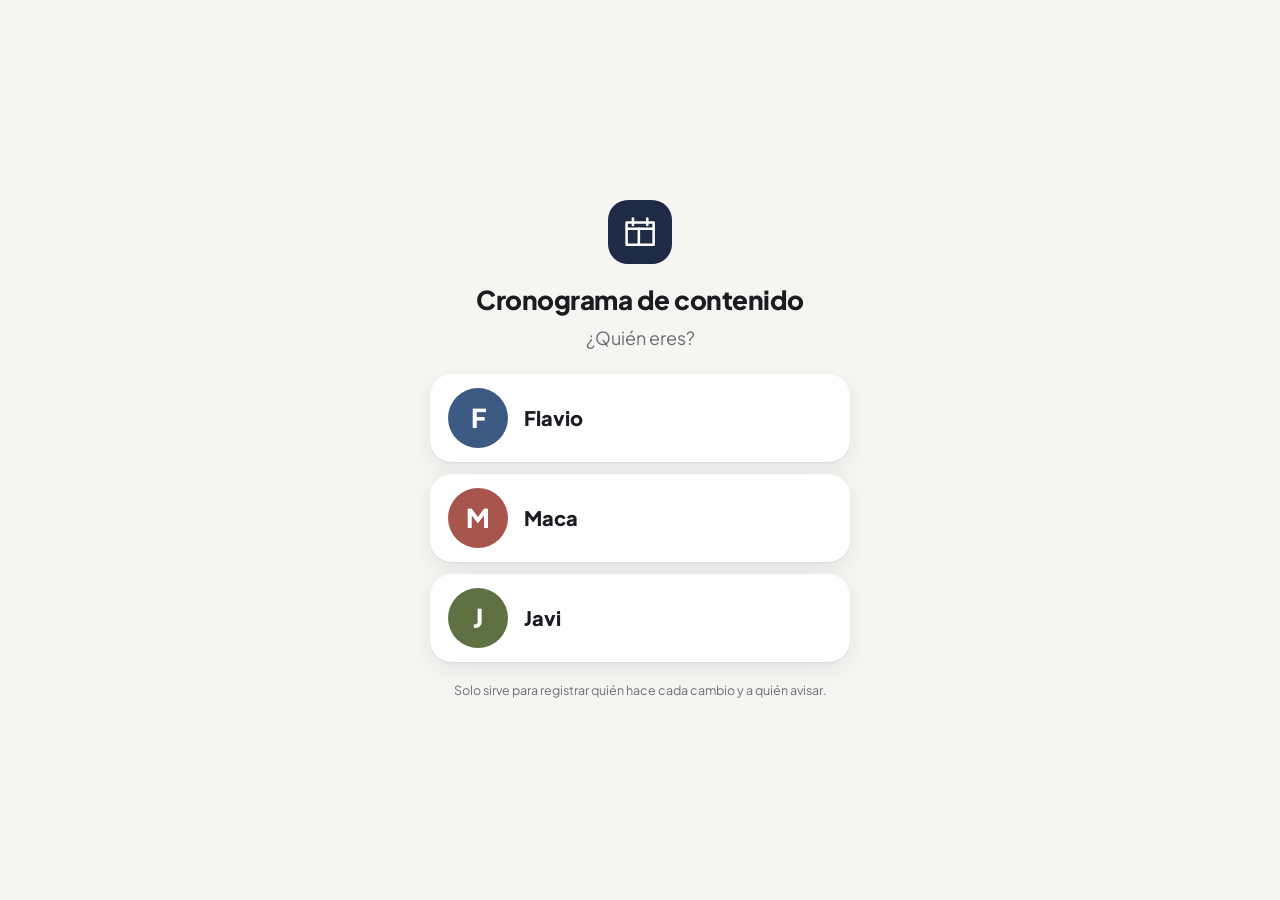
<file: index.html>
<!doctype html>
<html lang="es">
<head>
  <meta charset="utf-8">
  <meta name="viewport" content="width=device-width, initial-scale=1, viewport-fit=cover">
  <meta name="theme-color" content="#1F2A44">
  <meta name="apple-mobile-web-app-capable" content="yes">
  <meta name="mobile-web-app-capable" content="yes">
  <meta name="apple-mobile-web-app-title" content="Cronograma">
  <meta name="apple-mobile-web-app-status-bar-style" content="default">
  <link rel="apple-touch-icon" href="apple-touch-icon.png?v=5">
  <meta name="robots" content="noindex, nofollow">
  <title>Cronograma de contenido</title>
  <link rel="manifest" href="manifest.webmanifest">
  <link rel="icon" href="icon.svg?v=5" type="image/svg+xml">
  <link rel="preconnect" href="https://fonts.googleapis.com">
  <link rel="preconnect" href="https://fonts.gstatic.com" crossorigin>
  <link href="https://fonts.googleapis.com/css2?family=Plus+Jakarta+Sans:wght@400;500;600;700;800&display=swap" rel="stylesheet">
  <link rel="stylesheet" href="styles.css">
</head>
<body>
  <!-- Mientras arranca -->
  <div id="carga" role="status" aria-label="Cargando">
    <div class="carga-in">
      <span class="logo"><svg viewBox="0 0 100 100" fill="none" stroke="currentColor" stroke-width="6" stroke-linejoin="round" stroke-linecap="round" aria-hidden="true"><path d="M18 27 H82 V80 H18 Z"/><path d="M18 42 H82"/><path d="M47 42 V80"/><path d="M33 18 V33"/><path d="M67 18 V33"/></svg></span>
      <div class="carga-barra"><i></i></div>
      <span>Cargando el cronograma…</span>
    </div>
  </div>
  <script>setTimeout(function () { var c = document.getElementById('carga'); if (c) c.remove(); }, 20000);</script>

  <!-- ¿Quién eres? -->
  <div id="who" hidden></div>

  <!-- App -->
  <div id="app" hidden>
    <header class="top" id="top"></header>
    <div id="banner"></div>
    <div class="toolbar" id="toolbar"></div>
    <main id="main"></main>
    <button class="fab" data-act="new" aria-label="Nueva pieza">
      <svg width="26" height="26" viewBox="0 0 24 24" fill="none" stroke="currentColor" stroke-width="2.4" stroke-linecap="round"><path d="M12 5v14M5 12h14"/></svg>
    </button>
    <nav class="tabs" id="tabs"></nav>
  </div>

  <!-- Hoja inferior (editor, notificaciones, ajustes…) -->
  <div id="sheet" hidden>
    <div class="backdrop" data-act="sheet-close"></div>
    <div class="panel" id="panel"></div>
  </div>

  <div id="lightbox" hidden></div>
  <div id="saving" hidden>Guardando…</div>
  <div id="toast" role="status" aria-live="polite"></div>

  <script src="config.js"></script>
  <script src="zip.js"></script>
  <script src="documentos.js"></script>
  <script src="whatsapp.js"></script>
  <script src="store.js"></script>
  <script src="app.js"></script>
</body>
</html>
</file>
<file: styles.css>
/* ===== Base ===== */
:root{
  --bg:#F7F5F2; --surface:#FFFFFF; --surface2:#F0EDE8; --ink:#1C1B22; --muted:#6E6B78; --line:#E6E2DB;
  --accent:#22304F; --accent-ink:#FFFFFF; --accent-soft:#E7ECF5;
  --brand:#1F2A44; --brand-green:#4E5D3C;
  --danger:#E5484D; --ok:#55683F; --warn:#B4701B;
  --r:16px; --shadow:0 1px 2px rgba(20,16,40,.06),0 8px 24px rgba(20,16,40,.07);
  --nav-h:62px; --safe-b:env(safe-area-inset-bottom,0px); --safe-t:env(safe-area-inset-top,0px);
  --gut:clamp(11px,3.8vw,16px);
  color-scheme:light dark;
}
@media (prefers-color-scheme:dark){
  :root:not([data-theme="light"]){--bg:#121116;--surface:#1C1A22;--surface2:#262330;--ink:#F3F1F7;--muted:#A19FAD;--line:#2E2B38;
    --accent:#A3B8DA;--accent-ink:#141A2B;--accent-soft:#283449;--brand:#A3B8DA;--brand-green:#9CB377;--ok:#9CB377;--warn:#D9933B;--shadow:0 1px 2px rgba(0,0,0,.4),0 8px 24px rgba(0,0,0,.35);}
}
:root[data-theme="dark"]{--bg:#121116;--surface:#1C1A22;--surface2:#262330;--ink:#F3F1F7;--muted:#A19FAD;--line:#2E2B38;
    --accent:#A3B8DA;--accent-ink:#141A2B;--accent-soft:#283449;--brand:#A3B8DA;--brand-green:#9CB377;--ok:#9CB377;--warn:#D9933B;--shadow:0 1px 2px rgba(0,0,0,.4),0 8px 24px rgba(0,0,0,.35);}
:root[data-theme="dark"]{color-scheme:dark}
:root[data-theme="light"]{color-scheme:light}
*{box-sizing:border-box;-webkit-tap-highlight-color:transparent;min-width:0}
html{font-size:calc(16px * var(--escala,1));margin:0;background:var(--bg);
  width:100%;max-width:100%;overflow-x:hidden;overscroll-behavior:contain;-webkit-text-size-adjust:100%}
body{margin:0;background:var(--bg);color:var(--ink);font-family:'Plus Jakarta Sans',system-ui,-apple-system,'Segoe UI',Roboto,sans-serif;font-size:0.9375rem;line-height:1.4;
  width:100%;max-width:100%;overflow-x:hidden}
img,video,iframe,canvas{max-width:100%}
button,input,select,textarea{font:inherit;color:inherit}
button{cursor:pointer;border:0;background:none;padding:0}
h1,h2,h3,h4,p{margin:0}
[hidden]{display:none!important}
svg{flex:none}
a{color:var(--accent)}

#app{width:100%;max-width:760px;margin:0 auto;min-height:100dvh;overflow-x:clip;padding-bottom:calc(var(--nav-h) + var(--safe-b) + 92px)}

/* ===== Header ===== */
.top{position:sticky;top:0;z-index:20;display:flex;align-items:center;justify-content:space-between;
  padding:calc(10px + var(--safe-t)) var(--gut) 10px;background:color-mix(in srgb,var(--bg) 88%,transparent);
  backdrop-filter:blur(14px);-webkit-backdrop-filter:blur(14px)}
.brand{display:flex;align-items:center;gap:10px;min-width:0}
.logo{display:grid;place-items:center;width:36px;height:36px;border-radius:11px;background:var(--brand);color:#fff;flex:none;overflow:hidden}
.logo svg{width:66%;height:66%}
.brand h1{font-size:1rem;font-weight:800;letter-spacing:-.01em;white-space:nowrap;overflow:hidden;text-overflow:ellipsis}
.brand small{color:var(--muted);font-size:0.75rem}
.tools{display:flex;align-items:center;gap:6px}
.iconbtn{position:relative;display:grid;place-items:center;width:42px;height:42px;border-radius:14px;color:var(--ink);background:var(--surface);box-shadow:inset 0 0 0 1px var(--line)}
.iconbtn:active{transform:scale(.95)}
.iconbtn.danger{color:var(--danger)}
.iconbtn .dot{position:absolute;top:-4px;right:-4px;min-width:18px;height:18px;padding:0 5px;border-radius:9px;background:var(--danger);color:#fff;font-size:0.6875rem;font-weight:700;font-style:normal;display:grid;place-items:center}
.avbtn{border-radius:50%}
.av{display:inline-grid;place-items:center;width:38px;height:38px;border-radius:50%;background:var(--c);color:#fff;font-weight:800;font-size:0.9375rem;flex:none}
.av.sm{width:22px;height:22px;font-size:0.6875rem;box-shadow:0 0 0 2px var(--surface);margin-left:-6px}
.av.xl{width:84px;height:84px;font-size:2.125rem}
.av.md{width:30px;height:30px;font-size:0.8125rem}

#banner .demo{margin:2px var(--gut) 8px;padding:10px 12px;border-radius:12px;background:var(--accent-soft);font-size:0.78125rem;color:var(--ink)}

/* ===== Toolbar ===== */
.toolbar{display:flex;gap:8px;padding:2px var(--gut) 10px;align-items:center}
.search{flex:1;display:flex;align-items:center;gap:8px;background:var(--surface);border-radius:14px;padding:0 12px;box-shadow:inset 0 0 0 1px var(--line);color:var(--muted);min-width:0}
.search input{flex:1;min-width:0;border:0;outline:0;background:none;padding:11px 0;color:var(--ink)}
.chip{display:inline-flex;align-items:center;gap:6px;padding:9px 14px;border-radius:999px;background:var(--surface);box-shadow:inset 0 0 0 1px var(--line);font-weight:600;font-size:0.84375rem;white-space:nowrap;flex:none}
.chip.on{background:var(--c,var(--accent));color:#fff;box-shadow:none}
.chip.on.dark-ink{color:var(--accent-ink)}
.toolbar .chip.on{background:var(--accent);color:var(--accent-ink)}
.fcount{position:absolute;top:-4px;right:-4px;min-width:18px;height:18px;border-radius:9px;background:var(--accent);color:var(--accent-ink);font-size:0.6875rem;font-weight:700;display:grid;place-items:center;padding:0 4px}

/* ===== Navegación inferior ===== */
.tabs{position:fixed;left:0;right:0;bottom:0;z-index:30;display:flex;justify-content:center;
  padding:6px 10px calc(6px + var(--safe-b));background:color-mix(in srgb,var(--surface) 92%,transparent);backdrop-filter:blur(16px);-webkit-backdrop-filter:blur(16px);border-top:1px solid var(--line)}
.tabs .in{display:flex;width:100%;max-width:560px;gap:2px}
.tab{flex:1 1 0;min-width:0;display:flex;flex-direction:column;align-items:center;gap:3px;padding:7px 1px;border-radius:14px;color:var(--muted);font-size:clamp(9.5px,2.7vw,11px);font-weight:600;white-space:nowrap}
.tab.on{color:var(--accent)}
.tab.on svg{stroke-width:2.4}
.fab{position:fixed;z-index:31;right:max(18px,calc(50% - 360px));bottom:calc(var(--nav-h) + var(--safe-b) + 16px);width:58px;height:58px;border-radius:20px;background:var(--accent);color:var(--accent-ink);display:grid;place-items:center;box-shadow:0 10px 26px color-mix(in srgb,var(--accent) 45%,transparent)}
.fab:active{transform:scale(.94)}

/* ===== Tarjetas ===== */
main{padding:0 var(--gut);max-width:100%}
.list{display:flex;flex-direction:column;gap:10px}
.card{position:relative;display:grid;grid-template-columns:clamp(50px,15vw,64px) minmax(0,1fr);gap:10px;padding:12px;background:var(--surface);border-radius:var(--r);box-shadow:var(--shadow);border-left:4px solid var(--c,var(--line));cursor:pointer}
.card:active{transform:scale(.99)}
.card.overdue{background:color-mix(in srgb,var(--danger) 7%,var(--surface))}
.thumb{width:100%;aspect-ratio:1;border-radius:12px;background:var(--surface2);overflow:hidden;display:grid;place-items:center;color:var(--muted)}
.thumb img{width:100%;height:100%;object-fit:cover}
.cb{min-width:0;display:flex;flex-direction:column;gap:5px}
.ctop{display:flex;flex-wrap:wrap;gap:6px 8px;align-items:flex-start;justify-content:space-between}
.ctop h3{flex:1 1 9ch;min-width:0;font-size:0.9375rem;font-weight:700;line-height:1.25;overflow-wrap:anywhere}
.prio{display:inline-block;width:8px;height:8px;border-radius:50%;background:var(--danger);margin-right:6px;vertical-align:middle}
.badge{flex:0 1 auto;min-width:0;max-width:100%;padding:4px 10px;border-radius:999px;background:color-mix(in srgb,var(--c,var(--accent)) 16%,transparent);color:var(--c);font-size:0.71875rem;font-weight:700;border:0;
  white-space:nowrap;overflow:hidden;text-overflow:ellipsis;text-align:left}
.card .badge{--c:inherit}
.cmeta{display:flex;flex-wrap:wrap;gap:4px 10px;color:var(--muted);font-size:0.78125rem;align-items:center}
.cmeta .late{color:var(--danger);font-weight:700;display:inline-flex;align-items:center;gap:3px}
.stuck{color:var(--warn);font-weight:700}
.cfoot{display:flex;justify-content:space-between;align-items:center;gap:8px;margin-top:2px}
.plats{display:flex;gap:4px;flex-wrap:wrap}
.plat{padding:2px 7px;border-radius:7px;background:var(--c);color:#fff;font-size:0.65625rem;font-weight:800;letter-spacing:.02em}
.cinfo{display:flex;align-items:center;gap:10px;color:var(--muted);font-size:0.75rem}
.cinfo span{display:inline-flex;align-items:center;gap:3px}
.avs{display:inline-flex;padding-left:6px}

/* ===== Calendario ===== */
.calhead{display:flex;align-items:center;justify-content:space-between;margin:2px 0 10px}
.calhead h2{font-size:1.25rem;font-weight:800;text-transform:capitalize;letter-spacing:-.01em}
.calhead .nav{display:flex;gap:6px;align-items:center}
.calhead .iconbtn{width:38px;height:38px}
.dow,.calgrid{display:grid;grid-template-columns:repeat(7,minmax(0,1fr));gap:clamp(3px,1vw,4px)}
.dow span{text-align:center;font-size:0.71875rem;font-weight:700;color:var(--muted);padding:4px 0}
.cell{position:relative;min-height:clamp(48px,14vw,56px);padding:6px 2px 4px;border-radius:12px;background:var(--surface);box-shadow:inset 0 0 0 1px var(--line);display:flex;flex-direction:column;align-items:center;gap:4px;font-weight:600;font-size:0.8125rem}
.cell.empty{background:none;box-shadow:none}
.cell.today .n{background:var(--accent);color:var(--accent-ink);border-radius:50%;width:24px;height:24px;display:grid;place-items:center}
.cell.sel{box-shadow:inset 0 0 0 2px var(--accent);background:var(--accent-soft)}
.cell .n{width:24px;height:24px;display:grid;place-items:center}
.dots{display:flex;gap:3px;flex-wrap:wrap;justify-content:center}
.dots i{width:7px;height:7px;border-radius:50%;background:var(--c)}
.dots em{font-size:0.625rem;color:var(--muted);font-style:normal;font-weight:700}
.dayhead{display:flex;justify-content:space-between;align-items:center;margin:18px 0 10px}
.dayhead h3{font-size:1rem;font-weight:800}
.dayhead small{color:var(--muted)}
.calhead h2 small{font-size:0.75rem;font-weight:600;color:var(--muted);text-transform:none}

/* Carta Gantt: la izquierda queda fija y los días se corren con el dedo */
.gantt{--dia:26px;--etq:132px;overflow-x:auto;overflow-y:hidden;-webkit-overflow-scrolling:touch;border-radius:14px;background:var(--surface);box-shadow:inset 0 0 0 1px var(--line);padding:6px 0 8px}
.gcont{min-width:calc(var(--etq) + var(--dia) * var(--dias))}
.gfila{display:flex;align-items:stretch}
.getq{position:sticky;left:0;z-index:3;flex:none;width:var(--etq);display:flex;align-items:center;gap:2px;padding:6px 4px 6px 10px;text-align:left;background:var(--surface);min-width:0}
.getqb{flex:1;min-width:0;display:flex;align-items:center;gap:7px;text-align:left}
.gcampb{flex:none;width:24px;height:24px;border-radius:8px;background:none;box-shadow:none;color:var(--muted);opacity:.45}
.gcampb:hover,.gcampb:focus{opacity:1;background:var(--surface2)}

.gcampnom{display:block;width:100%;text-align:left;font:inherit;color:inherit;white-space:nowrap;overflow:hidden;text-overflow:ellipsis}
.gcamp .getq .gcampnom b{display:inline;color:var(--ink);margin-left:5px;font-size:0.6875rem}
.ggrupo.over{background:var(--accent-soft);border-radius:12px;box-shadow:inset 0 0 0 2px var(--accent)}
.ggrupo.over .getq,.ggrupo.over .gcamp{background:transparent}
.gfila.llevando{opacity:.45}
.gfila[draggable]{cursor:grab}
.getq i{flex:none;width:8px;height:8px;border-radius:50%;background:var(--c)}
.getq span{min-width:0}
.getq b{display:block;font-size:0.78125rem;font-weight:700;line-height:1.2;white-space:nowrap;overflow:hidden;text-overflow:ellipsis}
.getq small{display:block;font-size:0.625rem;color:var(--muted);white-space:nowrap;overflow:hidden;text-overflow:ellipsis}
.gpista{position:relative;flex:1;min-width:calc(var(--dia) * var(--dias));height:34px;
  background:repeating-linear-gradient(to right,transparent 0 calc(var(--dia)*5),color-mix(in srgb,var(--ink) 4%,transparent) calc(var(--dia)*5) calc(var(--dia)*7)),
  repeating-linear-gradient(to right,var(--line) 0 1px,transparent 1px calc(var(--dia)*7))}
.gmeses .gpista,.gdias .gpista{height:auto;background:none}
.gmeses{position:sticky;top:0;z-index:4;background:var(--surface)}
.gmeses .getq{font-size:0.6875rem;font-weight:700;color:var(--muted)}
.gmeses .gpista span{display:inline-block;width:calc(var(--dia) * var(--n));font-size:0.6875rem;font-weight:800;padding:2px 0 2px 4px;color:var(--muted);box-shadow:inset 1px 0 0 var(--line);white-space:nowrap;overflow:hidden}
.gdias .gpista{display:flex}
.gdia{flex:none;width:var(--dia);text-align:center;font-size:0.5625rem;font-weight:700;color:var(--muted);padding:1px 0 3px}
.gdia.fin{background:color-mix(in srgb,var(--ink) 4%,transparent)}
.gdia.hoy{background:var(--accent);color:var(--accent-ink);border-radius:6px}
.gcamp .getq{font-size:0.6875rem;font-weight:800;color:var(--muted);text-transform:uppercase;letter-spacing:.04em;white-space:nowrap;overflow:hidden;text-overflow:ellipsis;display:block;padding-top:7px}
.gcamp .gpista{height:26px;background:none}
.ghoy{position:absolute;left:calc(var(--d) * var(--dia));top:0;bottom:0;width:2px;background:var(--accent);opacity:.5;pointer-events:none}
.gbar{position:absolute;top:5px;height:24px;left:calc(var(--d) * var(--dia) + 2px);width:calc(var(--w) * var(--dia) - 4px);
  border-radius:8px;background:color-mix(in srgb,var(--c) 24%,var(--surface));color:var(--ink);display:flex;align-items:center;padding:0 7px 0 9px;overflow:hidden;
  box-shadow:inset 3px 0 0 var(--c),0 1px 2px rgba(0,0,0,.08)}
.gbar span{font-size:0.6875rem;font-weight:700;white-space:nowrap;overflow:hidden;text-overflow:ellipsis}
.gbar.est{background:repeating-linear-gradient(135deg,color-mix(in srgb,var(--c) 26%,var(--surface)) 0 5px,color-mix(in srgb,var(--c) 9%,var(--surface)) 5px 10px)}
/* Carta Gantt agrupada: la línea crece según cuántas piezas se pisen */
.ejesel{display:flex;align-items:center;gap:10px;margin:0 0 10px}
.ejesel label{font-size:0.75rem;font-weight:700;color:var(--muted);flex:none}
.ejesel .sel{flex:1;max-width:220px}
.gmulti .gpista{height:calc(var(--pisos) * 30px + 4px)}
.gmulti .getq{align-items:flex-start;padding-top:9px}
.gmulti .gbar{top:calc(var(--piso) * 30px + 5px)}
.gbar.corta-ini{border-top-left-radius:2px;border-bottom-left-radius:2px}
.gbar.corta-fin{border-top-right-radius:2px;border-bottom-right-radius:2px}

/* Línea: el cronograma que baja */
.lmes{margin:14px 0 4px}
.lmes h3{font-size:0.9375rem;font-weight:800;text-transform:capitalize;margin-bottom:8px;position:sticky;top:0;z-index:2;background:var(--bg);padding:6px 2px}
.lmes h3 small{color:var(--muted);font-weight:600}
.ldias{display:flex;flex-direction:column;gap:14px;border-left:2px solid var(--line);margin-left:9px}
.ldia{position:relative;display:flex;gap:8px;align-items:flex-start;padding-left:13px}
.ldia::before{content:"";position:absolute;left:-6px;top:12px;width:12px;height:12px;border-radius:50%;background:var(--surface);box-shadow:inset 0 0 0 2px var(--line)}
.ldia.hoy::before{background:var(--accent);box-shadow:inset 0 0 0 2px var(--accent)}
.ldia.pasado{opacity:.72}
.lfecha{flex:none;width:48px;text-align:center;padding-top:4px}
@media (max-width:420px){
  .ldias{margin-left:7px}
  .ldia{gap:6px;padding-left:11px}
  .lfecha{width:38px}
  .lfecha b{font-size:0.9375rem}
  .ldia .card{padding:10px;gap:8px;grid-template-columns:44px minmax(0,1fr)}
}
.lfecha b{display:block;font-size:1.0625rem;font-weight:800;line-height:1}
.lfecha small{display:block;font-size:0.625rem;color:var(--muted);text-transform:uppercase;font-weight:700}
.lfecha em{display:block;font-size:0.5625rem;color:var(--muted);font-style:normal;margin-top:2px}
.ldia.hoy .lfecha b{color:var(--accent)}
.lcards{flex:1;min-width:0;display:flex;flex-direction:column;gap:8px}
@media (min-width:700px){ .gantt{--dia:30px;--etq:196px} }

/* ===== Agenda ===== */
.group{margin-bottom:20px}
.group>h3,.group>summary{font-size:0.8125rem;font-weight:800;text-transform:uppercase;letter-spacing:.06em;color:var(--muted);margin:0 2px 8px;display:flex;align-items:center;gap:8px}
.group>h3 b,.group>summary b{background:var(--surface2);color:var(--ink);border-radius:999px;padding:1px 8px;font-size:0.71875rem;letter-spacing:0}
.group.late>h3{color:var(--danger)}
details.group>summary{cursor:pointer;list-style:none}
details.group>summary::-webkit-details-marker{display:none}
details.group[open]>summary{margin-bottom:10px}

/* ===== Tablero ===== */
.board{display:flex;gap:12px;overflow-x:auto;scroll-snap-type:x mandatory;margin:0 calc(var(--gut) * -1);padding:0 var(--gut) 12px;scrollbar-width:thin;max-width:100vw}
.col{flex:0 0 min(86%,300px);scroll-snap-align:center;background:var(--surface2);border-radius:var(--r);padding:10px;display:flex;flex-direction:column;gap:8px;max-height:calc(100dvh - 250px);min-height:140px}
.col.over{outline:2px dashed var(--accent)}
.col>h3{display:flex;align-items:center;gap:8px;font-size:0.84375rem;font-weight:800;padding:2px 4px}
.col>h3 i{width:10px;height:10px;border-radius:50%;background:var(--c)}
.col>h3 b{margin-left:auto;color:var(--muted);font-weight:700}
.col .cards{display:flex;flex-direction:column;gap:8px;overflow-y:auto}
.col .card{grid-template-columns:1fr;padding:10px}
.col .thumb{display:none}
.col .empty-col{color:var(--muted);font-size:0.78125rem;text-align:center;padding:16px 4px}

/* ===== Panel ===== */
.kpis{display:grid;grid-template-columns:repeat(2,minmax(0,1fr));gap:10px;margin-bottom:14px}
.kpi{background:var(--surface);border-radius:var(--r);padding:14px;box-shadow:var(--shadow)}
.kpi small{color:var(--muted);font-weight:600;font-size:0.75rem}
.kpi b{display:block;font-size:1.75rem;font-weight:800;letter-spacing:-.02em;margin-top:2px}
.kpi span{font-size:0.75rem;color:var(--muted)}
.kpi.bad b{color:var(--danger)}
.kpi.wide{grid-column:1/-1}
.meter{height:10px;border-radius:6px;background:var(--surface2);overflow:hidden;margin-top:10px}
.meter i{display:block;height:100%;background:var(--ok);border-radius:6px}
.box{background:var(--surface);border-radius:var(--r);padding:14px;box-shadow:var(--shadow);margin-bottom:14px}
.box>h3{font-size:0.875rem;font-weight:800;margin-bottom:10px;display:flex;justify-content:space-between;align-items:center}
.box>h3 small{color:var(--muted);font-weight:600}
.bars{display:flex;flex-direction:column;gap:9px}
.bar{display:grid;grid-template-columns:minmax(0,92px) minmax(0,1fr) auto;gap:8px;align-items:center;font-size:0.78125rem}
.bar .bl{white-space:nowrap;overflow:hidden;text-overflow:ellipsis;color:var(--muted);font-weight:600}
.bar .bt{height:10px;background:var(--surface2);border-radius:6px;overflow:hidden}
.bar .bt i{display:block;height:100%;border-radius:6px}
.bar b{text-align:right}
.weeks{display:flex;align-items:flex-end;gap:10px;height:110px}
.weeks div{flex:1;display:flex;flex-direction:column;align-items:center;justify-content:flex-end;height:100%;gap:4px;font-size:0.6875rem;color:var(--muted)}
.weeks i{display:block;width:100%;background:var(--accent);border-radius:8px 8px 4px 4px;min-height:3px}
.weeks b{color:var(--ink);font-size:0.75rem}
.mini{display:flex;flex-direction:column;gap:8px}
.minirow{display:flex;align-items:center;gap:10px;padding:8px 0;border-top:1px solid var(--line);cursor:pointer}
.minirow:first-child{border-top:0;padding-top:0}
.minirow .t{flex:1;min-width:0}
.minirow .t b{display:block;font-size:0.875rem;overflow:hidden;text-overflow:ellipsis;white-space:nowrap}
.minirow .t small{color:var(--muted)}
.feed{list-style:none;margin:0;padding:0;display:flex;flex-direction:column;gap:10px}
.feed li{display:flex;gap:10px;align-items:flex-start;font-size:0.84375rem;cursor:pointer}
.feed small{color:var(--muted);display:block}
.empty{text-align:center;color:var(--muted);padding:34px 16px;background:var(--surface);border-radius:var(--r);box-shadow:inset 0 0 0 1px var(--line)}
.empty b{display:block;color:var(--ink);font-size:1rem;margin-bottom:4px}
.btn{display:inline-flex;align-items:center;justify-content:center;gap:8px;padding:13px 18px;border-radius:14px;background:var(--accent);color:var(--accent-ink);font-weight:700}
.btn.ghost{background:var(--surface2);color:var(--ink)}
.btn.block{display:flex;width:100%}
.btn.sm{padding:9px 14px;font-size:0.84375rem}
.btn:disabled{opacity:.5}
.btn.danger{background:color-mix(in srgb,var(--danger) 14%,transparent);color:var(--danger)}

/* ===== Hoja inferior ===== */
#sheet{position:fixed;inset:0;z-index:50;display:flex;align-items:flex-end;justify-content:center}
.backdrop{position:absolute;inset:0;background:rgba(10,8,20,.5);animation:fade .2s}
.panel{position:relative;width:100%;max-width:640px;max-height:92dvh;display:flex;flex-direction:column;background:var(--bg);border-radius:26px 26px 0 0;animation:up .25s cubic-bezier(.2,.8,.2,1);overflow:hidden}
.panel.full{height:94dvh}
@keyframes up{from{transform:translateY(40px);opacity:0}to{transform:none;opacity:1}}
@keyframes fade{from{opacity:0}to{opacity:1}}
@media (min-width:700px){#sheet{align-items:center}.panel{border-radius:26px;max-height:88dvh}.panel.full{height:88dvh}}
.ph{display:flex;align-items:center;justify-content:space-between;gap:10px;padding:14px var(--gut) 8px}
.ph h2{overflow:hidden;text-overflow:ellipsis;white-space:nowrap}
.ph h2{font-size:1.0625rem;font-weight:800}
.ph .iconbtn{width:40px;height:40px}
.pb{flex:1;overflow-y:auto;overflow-x:hidden;padding:4px var(--gut) 24px;-webkit-overflow-scrolling:touch;overscroll-behavior:contain}
.pf{padding:10px var(--gut) calc(12px + var(--safe-b));border-top:1px solid var(--line);background:var(--bg);display:flex;gap:8px}
.pf .btn{flex:1}
/* Los botones de solo icono del pie no le roban ancho al botón principal */
.pf .btn.ghost{flex:0 0 auto;min-width:46px;padding-left:12px;padding-right:12px}
/* Pieza archivada */
.archbox{display:flex;align-items:center;gap:10px;flex-wrap:wrap;margin:12px 0 0;padding:11px 13px;border-radius:12px;
  background:color-mix(in srgb,var(--ink) 5%,var(--surface));box-shadow:inset 0 0 0 1px var(--line);font-size:0.8125rem;line-height:1.45}
.archbox>svg{flex:none;color:var(--muted)}
.archbox>span{flex:1;min-width:150px;color:var(--muted)}
.archbox b{color:var(--ink)}
.chip>b{margin-left:3px}

/* ===== Formularios ===== */
.title-in{width:100%;font-size:1.375rem;font-weight:800;letter-spacing:-.01em;border:0;outline:0;background:none;padding:6px 0 10px;border-bottom:2px solid var(--line)}
.title-in:focus{border-color:var(--accent)}
.lbl{display:flex;align-items:center;justify-content:space-between;margin:18px 2px 8px;font-size:0.75rem;font-weight:800;letter-spacing:.05em;text-transform:uppercase;color:var(--muted)}
.lbl small{margin-left:8px}
.lbl small{text-transform:none;letter-spacing:0;font-weight:600}
.chips{display:flex;flex-wrap:wrap;gap:8px}
.chips.scroll{flex-wrap:nowrap;overflow-x:auto;margin:0 calc(var(--gut) * -1);padding:0 var(--gut) 2px;scrollbar-width:none}
.chips.scroll::-webkit-scrollbar{display:none}
.field,.sel,.area{width:100%;padding:12px 14px;border-radius:14px;border:0;outline:0;background:var(--surface);box-shadow:inset 0 0 0 1px var(--line);min-width:0}
.field:focus,.sel:focus,.area:focus{box-shadow:inset 0 0 0 2px var(--accent)}
.area{min-height:110px;resize:vertical}
.row2{display:grid;grid-template-columns:repeat(2,minmax(0,1fr));gap:10px;align-items:end}
/* Botones en grilla: todos los de una fila miden lo mismo y quedan alineados */
.gridbtn{display:grid;grid-template-columns:repeat(2,minmax(0,1fr));gap:8px;margin:8px 0 2px}
.gridbtn.tres{grid-template-columns:repeat(3,minmax(0,1fr))}
.gridbtn>.chip,.gridbtn>.btn{width:100%;justify-content:center;text-align:center}
.gridbtn>.chip{padding-left:10px;padding-right:10px;overflow:hidden;text-overflow:ellipsis;white-space:nowrap}
.chip.ancho{width:100%;justify-content:center}
@media (max-width:359px){ .gridbtn.tres{grid-template-columns:repeat(2,minmax(0,1fr))} }
@media (min-width:700px){ .gridbtn{grid-template-columns:repeat(4,minmax(0,1fr))} .gridbtn.dos{grid-template-columns:repeat(2,minmax(0,1fr))} }
.row3{display:grid;grid-template-columns:repeat(3,minmax(0,1fr));gap:8px}
.row3 .sel{padding:11px 8px;font-size:0.8125rem}
.row3 .lbl{margin:18px 0 8px;font-size:0.6875rem;letter-spacing:.03em}
.row3{align-items:end}
.row2>div,.row3>div{display:flex;flex-direction:column;min-width:0}
.row2>div>.sel,.row2>div>.field,.row3>div>.sel,.row3>div>.field{width:100%;margin-top:auto}
.estsel{box-shadow:inset 0 0 0 1px var(--line),inset 4px 0 0 var(--c)}
.chips.gente{gap:4px}
.chips.gente .person{padding:4px;gap:0}

/* Lo que no se usa casi nunca queda plegado en una línea */
.bloque{margin-top:8px;border-radius:14px;background:var(--surface);box-shadow:inset 0 0 0 1px var(--line);overflow:hidden}
.bloque.on{background:var(--surface)}
.bloqueh{display:flex;align-items:center;gap:8px;width:100%;padding:11px 12px;text-align:left;color:var(--muted)}
.bloqueh b{font-size:0.8125rem;font-weight:700;color:var(--ink)}
.bloqueh small{font-size:0.6875rem;color:var(--muted);overflow:hidden;text-overflow:ellipsis;white-space:nowrap;min-width:0}
.bloqueh i{margin-left:auto;font-style:normal;font-size:1.0625rem;font-weight:700;color:var(--muted);line-height:1}
.bloque.lleno .bloqueh b::after{content:"";display:inline-block;width:5px;height:5px;border-radius:50%;background:var(--accent);margin-left:6px;vertical-align:middle}
.bloquec{padding:0 12px 12px}
.bloquec .lbl:first-child{margin-top:4px}
.bloquec .area,.bloquec .field{background:var(--surface2)}
.enlacein{font-size:0.8125rem;background:var(--surface2)}
.guion{margin-top:6px}
.guion summary{font-size:0.75rem;font-weight:700;color:var(--muted);cursor:pointer}
.guion p{font-size:0.8125rem;white-space:pre-wrap;margin-top:6px;overflow-wrap:anywhere}

/* El guión en tabla: se desliza al lado si no cabe */
.tablabox{overflow-x:auto;-webkit-overflow-scrolling:touch;margin:6px 0 2px;border-radius:12px;box-shadow:inset 0 0 0 1px var(--line)}
.gtabla{border-collapse:collapse;width:100%;min-width:540px;font-size:0.75rem;background:var(--surface)}
.gtabla th,.gtabla td{border:1px solid var(--line);padding:6px 8px;vertical-align:top;text-align:left}
.gtabla th{background:var(--surface2);font-weight:800;font-size:0.6875rem;text-transform:uppercase;letter-spacing:.03em;color:var(--muted);position:sticky;top:0}
.gtabla td{white-space:pre-wrap;overflow-wrap:anywhere;line-height:1.35}
.gtabla tbody tr:nth-child(even) td{background:color-mix(in srgb,var(--ink) 2.5%,transparent)}
.gtabla td:first-child,.gtabla th:first-child{min-width:38px;text-align:center;color:var(--muted);font-weight:700}
/* una primera columna con texto largo (una estructura traída de una planilla) no
   se puede quedar en 38 px: crece hasta donde se lee bien */
.gtabla td:first-child{max-width:190px}
.gtabla td:first-child:not(:empty){text-align:left}
.gtabla.edit th,.gtabla.edit td{padding:2px}
.gcel{width:100%;min-width:60px;border:0;outline:0;background:transparent;padding:6px 7px;font:inherit;color:inherit;resize:vertical;line-height:1.35}
textarea.gcel{display:block;min-height:30px;white-space:pre-wrap;overflow:hidden;resize:none}
.gtabla.edit td:first-child .gcel{min-width:0;text-align:center}
.gcel:focus{background:var(--accent-soft);border-radius:7px}
.gtabla.edit th .gcel{font-weight:800;text-transform:uppercase;font-size:0.6875rem;color:var(--muted)}
.gtabla .gacc{width:34px;padding:0;text-align:center;border-left:1px solid var(--line)}
.gtabla .gacc .iconbtn{width:28px;height:28px}
.tablaacts{margin:8px 0 2px}
/* La columna que arma la voz en off va marcada */
.gtabla th.colvoz{color:var(--accent)}
.gtabla td.colvoz{background:color-mix(in srgb,var(--accent) 7%,transparent)}
.gtabla th .vozt{display:block;font-size:0.5rem;font-weight:800;letter-spacing:.06em;color:var(--accent);margin-top:1px}
.gtabla .gacc{width:auto;min-width:34px;white-space:nowrap}
.gtabla .ntag{display:inline-flex;align-items:center;gap:2px;margin-left:5px;padding:1px 5px;border-radius:999px;background:var(--accent-soft);color:var(--accent);font-size:0.5625rem;font-weight:800;vertical-align:middle}
.gnotab{position:relative}
.gnotab.con{color:var(--accent)}
.gnotab.on{background:var(--accent-soft);color:var(--accent)}
.gnotab>i{position:absolute;top:-1px;right:-1px;min-width:13px;height:13px;border-radius:999px;background:var(--accent);color:var(--accent-ink);font-size:0.5rem;font-weight:800;display:grid;place-items:center;font-style:normal}
.gtabla.edit tr.filanota td{background:var(--accent-soft)}
.gnotaslist{display:flex;flex-direction:column;gap:8px;margin:8px 0 0}
.gnotas{display:flex;flex-direction:column;gap:6px}
.gnota>.av{flex:none}
.gnota{display:flex;gap:7px;align-items:flex-start;font-size:0.75rem;line-height:1.4}
.gnota>span{flex:1;min-width:0;overflow-wrap:anywhere}
.gnota small{display:block;color:var(--muted);font-size:0.625rem;margin-top:1px}
.gnota .iconbtn{flex:none;width:24px;height:24px}
.gnotastodas{margin-top:8px;display:flex;flex-direction:column;gap:8px}
.gnotafila{padding:9px 11px;border-radius:12px;background:var(--surface2);box-shadow:inset 0 0 0 1px var(--line)}
.gnotafila>b{display:flex;align-items:center;gap:5px;font-size:0.6875rem;text-transform:uppercase;letter-spacing:.04em;color:var(--muted);margin-bottom:6px}
.vozsel{display:flex;align-items:center;gap:10px;margin:10px 0 0}
.vozsel label{flex:none;font-size:0.6875rem;font-weight:800;text-transform:uppercase;letter-spacing:.04em;color:var(--muted)}
.vozsel .sel{flex:1;min-width:0}
.hintvoz{color:var(--accent)}
.hintvoz>svg{vertical-align:-2px;margin-right:4px}
.lblacts.solo{display:flex;justify-content:flex-end;margin:0 0 6px}

/* Revisar lo que trae un documento */
.docdoc{padding:11px 13px;border-radius:14px;background:var(--surface);box-shadow:inset 0 0 0 1px var(--line)}
.docdoc b{display:block;font-size:0.9375rem;line-height:1.25}
.docdoc small{color:var(--muted);font-size:0.6875rem}
.docfila{display:flex;align-items:flex-start;gap:10px;padding:10px 12px;margin-bottom:6px;border-radius:14px;background:var(--surface);box-shadow:inset 0 0 0 1px var(--line)}
.docfila.on{box-shadow:inset 0 0 0 1.5px var(--accent)}
.docfila.ctx{background:var(--surface2);opacity:.9}
.docfila .cb2{flex:none;margin-top:1px}
.doct{min-width:0;flex:1}
.doct b{display:block;font-size:0.8125rem;font-weight:700;line-height:1.3}
.doct small{display:block;color:var(--muted);font-size:0.6875rem;margin-top:2px}
.doct .docrep{color:var(--danger);font-weight:600}
.person{display:flex;align-items:center;gap:8px;padding:6px 14px 6px 6px;border-radius:999px;background:var(--surface);box-shadow:inset 0 0 0 1px var(--line);font-weight:600}
.person.on{background:var(--accent-soft);box-shadow:inset 0 0 0 2px var(--c)}
.person .av{width:30px;height:30px;font-size:0.8125rem}
.hint{color:var(--muted);font-size:0.78125rem;margin-top:6px}
.files{display:grid;grid-template-columns:repeat(auto-fill,minmax(min(100%,88px),1fr));gap:8px}
.file{position:relative;aspect-ratio:1;border-radius:14px;overflow:hidden;background:var(--surface2)}
.file img{width:100%;height:100%;object-fit:cover}
.fileico{display:flex;flex-direction:column;align-items:center;justify-content:center;gap:6px;height:100%;padding:6px;text-decoration:none;color:var(--ink);font-size:0.6875rem;text-align:center;overflow:hidden;word-break:break-all}
.file .x,.rm{position:absolute;top:5px;right:5px;width:24px;height:24px;border-radius:50%;background:rgba(0,0,0,.6);color:#fff;display:grid;place-items:center}
.addfile{display:grid;place-items:center;gap:4px;aspect-ratio:1;border-radius:14px;border:2px dashed var(--line);color:var(--muted);font-size:0.75rem;font-weight:600;cursor:pointer;text-align:center}
.addfile input{display:none}
.linkrow{display:flex;align-items:center;gap:10px;padding:10px 12px;background:var(--surface);border-radius:12px;box-shadow:inset 0 0 0 1px var(--line);margin-bottom:6px}
.linkrow a{flex:1;min-width:0;overflow:hidden;text-overflow:ellipsis;white-space:nowrap;font-weight:600}
.linkrow button{color:var(--muted)}
.addrow{display:flex;gap:8px;margin-top:6px;align-items:stretch}
.addrow .field{min-width:0}
.addrow .btn{flex:none;min-width:48px;justify-content:center}
.ck{display:flex;align-items:center;gap:10px;margin-bottom:6px}
.ck .ckt{flex:1;min-width:0;border:0;outline:0;background:none;padding:8px 0;border-bottom:1px solid var(--line)}
.ck button{color:var(--muted)}
.cb2{position:relative;display:inline-block;width:24px;height:24px;flex:none}
.cb2 input{position:absolute;inset:0;opacity:0;margin:0;cursor:pointer}
.cb2 span{position:absolute;inset:0;border-radius:8px;box-shadow:inset 0 0 0 2px var(--line);background:var(--surface);display:grid;place-items:center;color:transparent}
.cb2 input:checked+span{background:var(--ok);box-shadow:none;color:#fff}
.stage{display:flex;align-items:center;gap:8px;margin-top:8px;font-size:0.8125rem;color:var(--muted)}
.stage i{width:9px;height:9px;border-radius:50%;background:var(--c)}
.track{display:grid;grid-template-columns:repeat(auto-fit,minmax(min(100%,138px),1fr));gap:8px}
.track div{background:var(--surface);border-radius:12px;padding:10px 12px;box-shadow:inset 0 0 0 1px var(--line)}
.track span{display:block;font-size:0.71875rem;color:var(--muted);font-weight:600}
.track b{font-size:0.84375rem}
details.hist{margin-top:10px}
details.hist summary{cursor:pointer;font-weight:700;font-size:0.84375rem;padding:8px 2px}
.hist ul{list-style:none;margin:6px 0 0;padding:0;display:flex;flex-direction:column;gap:8px;font-size:0.8125rem}
.hist li small{color:var(--muted)}

/* comentarios */
.cm{display:flex;gap:10px;margin-bottom:12px}
.cm .bubble{flex:1;background:var(--surface);border-radius:4px 16px 16px 16px;padding:9px 12px;box-shadow:inset 0 0 0 1px var(--line);font-size:0.875rem;overflow-wrap:anywhere}
.cm .bubble small{display:block;color:var(--muted);font-size:0.71875rem;margin-bottom:2px}
.mention{background:var(--accent-soft);color:var(--accent);border-radius:6px;padding:0 4px;font-weight:700}
.compose{display:flex;flex-direction:column;gap:8px}
.compose .chips .chip{padding:6px 11px;font-size:0.78125rem}

/* notificaciones */
.nrow{display:flex;gap:12px;padding:12px;border-radius:14px;background:var(--surface);margin-bottom:8px;cursor:pointer;box-shadow:inset 0 0 0 1px var(--line);font-size:0.875rem}
.nrow.unread{box-shadow:inset 0 0 0 2px var(--accent);background:var(--accent-soft)}
.nrow small{display:block;color:var(--muted);margin-top:2px}
.nrow.alert{background:color-mix(in srgb,var(--warn) 12%,var(--surface));box-shadow:none}
.nh{font-size:0.75rem;font-weight:800;letter-spacing:.06em;text-transform:uppercase;color:var(--muted);margin:14px 2px 8px}

/* ajustes */
.sgrid{display:grid;grid-template-columns:minmax(0,1fr) 48px 48px;gap:6px 4px;align-items:center;background:var(--surface);border-radius:var(--r);padding:12px;box-shadow:inset 0 0 0 1px var(--line)}
.sgrid .h{font-size:0.71875rem;font-weight:800;color:var(--muted);text-align:center;text-transform:uppercase;letter-spacing:.04em}
.sgrid .n{font-weight:600;font-size:0.875rem;padding:8px 0}
.sgrid .n small{display:block;color:var(--muted);font-weight:500;font-size:0.75rem}
.sw{position:relative;display:inline-block;width:46px;height:28px;justify-self:center}
.sw input{position:absolute;inset:0;opacity:0;margin:0;cursor:pointer;z-index:1}
.sw span{position:absolute;inset:0;border-radius:14px;background:var(--surface2);box-shadow:inset 0 0 0 1px var(--line);transition:.15s}
.sw span::after{content:"";position:absolute;top:3px;left:3px;width:22px;height:22px;border-radius:50%;background:#fff;box-shadow:0 1px 3px rgba(0,0,0,.3);transition:.15s}
.sw input:checked+span{background:var(--accent)}
.sw input:checked+span::after{transform:translateX(18px)}
.sw input:disabled+span{opacity:.35}
.meinfo{display:flex;align-items:center;gap:14px;margin:6px 0 4px}
.meinfo h3{font-size:1.25rem;font-weight:800}

/* acción de estado */
.opt{display:flex;align-items:center;gap:12px;width:100%;text-align:left;padding:14px;border-radius:14px;background:var(--surface);margin-bottom:8px;font-weight:700;box-shadow:inset 0 0 0 1px var(--line)}
.opt i{width:12px;height:12px;border-radius:50%;background:var(--c)}
.opt.on{box-shadow:inset 0 0 0 2px var(--c)}
.opt span{margin-left:auto;color:var(--muted);font-weight:500;font-size:0.78125rem}

/* quién eres */
#who{position:fixed;inset:0;z-index:80;background:var(--bg);display:grid;place-items:center;padding:24px;overflow:auto}
.who-in{width:100%;max-width:420px;text-align:center}
.who-in .logo{width:64px;height:64px;font-size:1.875rem;border-radius:20px;margin:0 auto 18px}
.who-in h1{font-size:1.625rem;font-weight:800;letter-spacing:-.02em}
.who-in p.q{font-size:1.125rem;margin:6px 0 24px;color:var(--muted)}
.who-list{display:flex;flex-direction:column;gap:12px}
.who-card{display:flex;align-items:center;gap:16px;padding:14px 18px;border-radius:22px;background:var(--surface);box-shadow:var(--shadow);font-size:1.25rem;font-weight:800;text-align:left}
.who-card:active{transform:scale(.98)}
.who-card .av{width:60px;height:60px;font-size:1.625rem}

#lightbox{position:fixed;inset:0;z-index:90;background:rgba(0,0,0,.92);display:grid;place-items:center;padding:12px}
#lightbox img{max-width:100%;width:auto;height:auto;max-height:calc(100dvh - 24px);object-fit:contain;border-radius:8px}
#toast{position:fixed;left:50%;bottom:calc(var(--nav-h) + var(--safe-b) + 90px);transform:translate(-50%,20px);z-index:100;background:var(--ink);color:var(--bg);padding:11px 18px;border-radius:14px;font-weight:600;font-size:0.875rem;opacity:0;pointer-events:none;transition:.2s;max-width:calc(100% - 28px);text-align:center}
#toast.show{opacity:1;transform:translate(-50%,0)}

@media (min-width:700px){
  .tabs{left:50%;right:auto;transform:translateX(-50%);width:760px;border-radius:20px 20px 0 0}
  .board{margin:0;padding:0 0 12px}
}

/* ===== App instalable / push ===== */
#banner .demo.install,#banner .demo.mal{display:flex;align-items:center;justify-content:space-between;gap:10px;flex-wrap:wrap}
#banner .demo.mal{background:color-mix(in srgb,var(--danger) 13%,var(--surface));box-shadow:inset 0 0 0 1px var(--danger)}
#banner .demo.mal .btn.sm{flex:none}
#banner .demo.install .iconbtn{width:30px;height:30px;border-radius:10px;flex:none}
#banner .demo .btn.sm{padding:6px 12px;margin-left:6px}
.pushbox{background:var(--surface);border-radius:var(--r);padding:14px;box-shadow:inset 0 0 0 1px var(--line)}
.pushbox .hint{margin-top:4px}
html{overscroll-behavior-y:none}
@media (display-mode:standalone){.top{padding-top:calc(14px + var(--safe-t))}}

/* ===== Entregas (archivos) ===== */
.fhead{display:flex;align-items:center;justify-content:space-between;gap:10px;flex-wrap:wrap;margin:0 2px 12px}
.volver{display:inline-flex;align-items:center;gap:5px;font-size:0.8125rem;font-weight:700;color:var(--muted);background:none;box-shadow:none;padding:6px 10px 6px 4px}
.volver:hover,.volver:focus{color:var(--accent)}
.subtit{font-size:1.0625rem;font-weight:800;margin:0;flex:1;min-width:0}
.fhead .volver+.subtit{flex:1 1 auto}
/* Accesos de arriba del Panel */
.panelacc{display:grid;grid-template-columns:repeat(auto-fit,minmax(min(100%,260px),1fr));gap:10px;margin-bottom:14px}
.accbtn{display:flex;align-items:center;gap:12px;width:100%;text-align:left;padding:14px;border-radius:var(--r);background:var(--surface);box-shadow:var(--shadow);color:var(--ink)}
.accbtn>svg:first-child{flex:none;color:var(--accent)}
.accbtn>span{flex:1;min-width:0}
.accbtn b{display:block;font-size:0.9375rem;line-height:1.25}
.accbtn small{display:block;color:var(--muted);font-size:0.75rem;margin-top:2px;overflow:hidden;text-overflow:ellipsis;white-space:nowrap}
.accbtn>svg:last-child{flex:none;color:var(--muted)}
.accbtn:hover,.accbtn:focus{box-shadow:var(--shadow),inset 0 0 0 2px var(--accent)}
.fhead small{color:var(--muted);font-size:0.75rem}
.fhead .chips{gap:6px}
.proj{padding:12px}
.projh{display:flex;align-items:center;gap:8px;justify-content:space-between;margin-bottom:2px}
.projt{display:flex;align-items:center;gap:8px;min-width:0;font:inherit;font-weight:800;font-size:0.9375rem;color:var(--ink);text-align:left}
.projt span{overflow:hidden;text-overflow:ellipsis;white-space:nowrap}
.projs{display:block;color:var(--muted);font-size:0.75rem;margin-bottom:8px}
.pzs{display:flex;flex-direction:column;gap:6px}
.pz{border-radius:12px;background:var(--surface2);overflow:hidden}
.pz>summary{display:flex;align-items:center;gap:8px;padding:10px 12px;cursor:pointer;list-style:none;font-size:0.84375rem}
.pz>summary::-webkit-details-marker{display:none}
.pz>summary b{flex:1;min-width:0;overflow:hidden;text-overflow:ellipsis;white-space:nowrap;font-weight:700}
.pz>summary small{color:var(--muted);flex:none;font-size:0.71875rem}
.dotst{width:9px;height:9px;border-radius:50%;flex:none}
.pzbody{padding:2px 12px 12px}
.pzacts{display:flex;gap:8px;flex-wrap:wrap;margin-top:10px}
.fgrid{display:grid;grid-template-columns:repeat(auto-fill,minmax(min(100%,132px),1fr));gap:8px}
.ftile{position:relative;background:var(--surface);border-radius:12px;overflow:hidden;box-shadow:inset 0 0 0 1px var(--line);cursor:pointer;display:flex;flex-direction:column}
.ftile:active{transform:scale(.985)}
.fthumb{position:relative;aspect-ratio:4/3;background:var(--surface2);display:grid;place-items:center;overflow:hidden}
.fthumb img{width:100%;height:100%;object-fit:cover}
.ext{font-weight:800;font-size:0.9375rem;color:var(--muted);letter-spacing:.04em}
.vtag{position:absolute;left:6px;bottom:6px;background:var(--ink);color:var(--bg);font-style:normal;font-size:0.65625rem;font-weight:800;padding:2px 6px;border-radius:7px}
.fmeta{padding:8px 34px 9px 10px;min-width:0}
.fmeta b{display:block;font-size:0.78125rem;font-weight:700;overflow:hidden;text-overflow:ellipsis;white-space:nowrap}
.fmeta small{color:var(--muted);font-size:0.6875rem}
.fdl{position:absolute;right:6px;bottom:6px;width:30px;height:30px;border-radius:10px;display:grid;place-items:center;color:var(--ink);background:var(--surface2);box-shadow:inset 0 0 0 1px var(--line)}
.flinks{display:flex;flex-direction:column;gap:6px;margin-top:8px}
.flinks a{display:flex;align-items:center;gap:8px;padding:8px 10px;background:var(--surface);border-radius:10px;box-shadow:inset 0 0 0 1px var(--line);font-size:0.8125rem;font-weight:600;text-decoration:none;overflow:hidden;text-overflow:ellipsis;white-space:nowrap}

/* ===== Ver un archivo ===== */
.preview{background:var(--surface2);border-radius:var(--r);overflow:hidden;display:grid;place-items:center;min-height:200px}
.preview img{width:100%;height:auto;max-height:62dvh;object-fit:contain;cursor:zoom-in}
.preview video{width:100%;max-height:62dvh;background:#000}
.preview iframe{width:100%;height:62dvh;border:0;background:#fff}
/* ---- imágenes dentro de las casillas de la estructura ---- */
.gtabla.edit td{position:relative}
.gimgs{display:flex;flex-wrap:wrap;gap:3px;margin-bottom:3px}
.gimg{display:block;width:54px;height:54px;border-radius:7px;overflow:hidden;background:var(--surface2);box-shadow:inset 0 0 0 1px var(--line)}
.gimg img,.gimg video{width:100%;height:100%;object-fit:cover;display:block}
.gtabla td .gimg{cursor:zoom-in}
.gfoto{display:none;align-items:center;gap:2px;position:absolute;right:3px;bottom:3px;width:22px;height:22px;
  border-radius:6px;background:var(--surface2);color:var(--muted);justify-content:center}
.gtabla.edit td:focus-within .gfoto,.gtabla.edit td.conimg .gfoto,.gfoto.on{display:inline-flex}
.gfoto.on{background:var(--accent);color:#fff}
.gfoto i{font-style:normal;font-size:0.5625rem;font-weight:800}
.gtabla.edit td.conimg .gfoto{width:auto;padding:0 4px}
.gtabla.edit td.eligiendo{box-shadow:inset 0 0 0 2px var(--accent)}
.celdafotos{border:1px solid var(--line);border-radius:12px;padding:10px;margin:8px 0}
.cfcab{display:flex;align-items:center;gap:8px;margin-bottom:8px}
.cfcab b{display:inline-flex;align-items:center;gap:5px;font-size:0.8125rem}
.cfcab small{color:var(--muted)}
.cfcab .iconbtn{margin-left:auto}
.cfgrid{display:grid;grid-template-columns:repeat(auto-fill,minmax(66px,1fr));gap:6px;margin-bottom:8px}
.cfimg{position:relative;aspect-ratio:1;border-radius:9px;overflow:hidden;background:var(--surface2);box-shadow:inset 0 0 0 1px var(--line)}
.cfimg img,.cfimg video{width:100%;height:100%;object-fit:cover;display:block}
.cfimg.on{box-shadow:inset 0 0 0 3px var(--accent)}
.cfimg i{position:absolute;right:3px;top:3px;display:grid;place-items:center;width:18px;height:18px;border-radius:50%;background:var(--accent);color:#fff}
.addfile.sm{display:inline-flex;align-items:center;gap:6px;aspect-ratio:auto;width:auto;padding:8px 14px;
  border-radius:11px;font-size:0.8125rem;min-height:0}

/* ---- ver un documento sin bajarlo ---- */
.docvisor{width:100%;max-height:64dvh;overflow:auto;-webkit-overflow-scrolling:touch;background:var(--surface);
  border-radius:var(--r);padding:10px;display:block;text-align:left}
.docvisor > .hint{text-align:center;padding:28px 10px}
.dochojas{display:flex;gap:6px;overflow-x:auto;padding-bottom:8px;position:sticky;top:0;background:var(--surface);z-index:2}
.dochoja{overflow-x:auto;-webkit-overflow-scrolling:touch}
.docxls{border-collapse:collapse;font-size:0.75rem;background:var(--surface);width:max-content;min-width:100%}
.docxls td{border:1px solid var(--line);padding:5px 7px;vertical-align:top;text-align:left;
  max-width:320px;min-width:60px;overflow-wrap:anywhere;line-height:1.35}
.docxls tr:first-child td{background:var(--surface2);font-weight:800}
.docimgs{display:flex;flex-wrap:wrap;gap:4px;margin-bottom:4px}
.docimgs img,.docpapel img,.docdiapo img{max-width:180px;max-height:140px;border-radius:8px;object-fit:cover;cursor:zoom-in;background:var(--surface2)}
.docpapel{max-width:680px;margin:0 auto;font-size:0.875rem;line-height:1.55}
.docpapel h2,.docpapel h3,.docpapel h4{margin:14px 0 4px}
.docpapel p{margin:0 0 8px;overflow-wrap:anywhere}
.docpapel p.docli{padding-left:16px;position:relative}
.docpapel p.docli::before{content:'·';position:absolute;left:5px;font-weight:900}
.docpapel img{display:block;margin:8px 0;max-width:100%;max-height:50dvh}
.docdiapos{display:flex;flex-direction:column;gap:10px}
.docdiapo{border:1px solid var(--line);border-radius:12px;padding:10px 12px;position:relative}
.docdiapo > b{position:absolute;top:8px;right:10px;color:var(--muted);font-size:0.6875rem}
.docdiapo p{margin:0 0 6px;font-size:0.8125rem;overflow-wrap:anywhere}
.docdiapo img{max-width:100%;max-height:34dvh;margin-bottom:6px}
.doctexto{margin:0;white-space:pre-wrap;overflow-wrap:anywhere;font-size:0.78rem;line-height:1.5;font-family:ui-monospace,Menlo,Consolas,monospace}
.doclista > div{display:flex;justify-content:space-between;gap:10px;padding:5px 2px;border-bottom:1px solid var(--line);font-size:0.78rem}
.doclista small{color:var(--muted);white-space:nowrap}
.noprev{padding:36px 18px;text-align:center}
.noprev .ext{font-size:1.625rem;display:block;margin-bottom:8px}
.vlist{display:flex;flex-direction:column;gap:6px}
.vrow{display:flex;align-items:center;gap:10px;width:100%;text-align:left;padding:10px 12px;border-radius:12px;background:var(--surface);box-shadow:inset 0 0 0 1px var(--line);font-size:0.8125rem}
.vrow.on{box-shadow:inset 0 0 0 2px var(--accent)}
.vrow span{flex:1;min-width:0;overflow:hidden;text-overflow:ellipsis;white-space:nowrap;color:var(--muted)}
.file .vtag{left:5px;bottom:5px}
.file .fileico{display:flex;flex-direction:column;align-items:center;justify-content:center;gap:6px;height:100%;padding:6px;color:var(--ink);font-size:0.6875rem;text-align:center;overflow:hidden;word-break:break-all}
.lnk{font:inherit;font-weight:800;color:var(--accent);text-decoration:underline}
.lbdl{position:fixed;left:50%;transform:translateX(-50%);bottom:calc(18px + var(--safe-b));display:inline-flex;align-items:center;gap:8px;max-width:88%;padding:11px 16px;border-radius:14px;background:#fff;color:#111;font-weight:700;font-size:0.8125rem;text-decoration:none;overflow:hidden;text-overflow:ellipsis;white-space:nowrap}

@media (max-width:360px){
  .av{width:34px;height:34px;font-size:0.875rem}
  .iconbtn{width:38px;height:38px}
  .brand h1{font-size:0.9375rem}
  .kpi b{font-size:1.5rem}
}

#saving{position:fixed;left:50%;transform:translateX(-50%);bottom:calc(var(--nav-h) + var(--safe-b) + 54px);z-index:99;
  background:var(--accent-soft);color:var(--accent);padding:6px 14px;border-radius:999px;font-size:0.75rem;font-weight:700;
  box-shadow:0 4px 14px rgba(20,16,40,.12)}

/* ===== Importar de WhatsApp ===== */
.impres{background:var(--accent-soft);color:var(--ink);border-radius:12px;padding:10px 12px;font-size:0.8125rem}
.implist{display:flex;flex-direction:column;gap:8px}
.improw{display:flex;gap:10px;padding:10px;border-radius:12px;background:var(--surface);box-shadow:inset 0 0 0 1px var(--line);opacity:.55;transition:.12s}
.improw.on{opacity:1;box-shadow:inset 0 0 0 1px var(--accent)}
.improw.rep{opacity:.4}
.improw .cb2{margin-top:2px}
.impcon{flex:1;min-width:0}
.impcon small{display:flex;align-items:center;gap:5px;color:var(--muted);font-size:0.71875rem;margin-bottom:3px}
.impcon small .av.sm{box-shadow:none;margin-left:0}
.impcon p{font-size:0.84375rem;overflow-wrap:anywhere;white-space:pre-wrap}
.impcon .hint{margin-top:4px}
.rept{color:var(--warn);font-style:normal;font-weight:700}
.impslot{display:inline-flex;align-items:center;gap:7px;margin-top:7px;padding:8px 12px;border-radius:10px;border:2px dashed var(--line);
  color:var(--muted);font-size:0.78125rem;font-weight:700;cursor:pointer}
.impslot:active{background:var(--surface2)}
.impfoto{position:relative;width:110px;margin-top:7px;border-radius:10px;overflow:hidden}
.impfoto img{width:100%;display:block}
.impfoto .x{position:absolute;top:4px;right:4px;width:22px;height:22px;border-radius:50%;background:rgba(0,0,0,.6);color:#fff;display:grid;place-items:center}
.imppend{display:flex;align-items:center;gap:7px;margin-top:7px;font-size:0.78125rem;font-weight:600;color:var(--warn)}
.imppend input{width:17px;height:17px;accent-color:var(--warn)}

/* fotos dentro de un comentario */
.cmacts{display:flex;flex-wrap:wrap;gap:12px;align-items:center;margin-top:7px}
.cmacts .lnk{font-size:0.75rem;font-weight:700;text-decoration:none;color:var(--muted)}
.cmacts .lnk:hover{color:var(--accent);text-decoration:underline}
.cm .bubble .area{margin:2px 0 0;min-height:76px;font-size:0.875rem}
/* ===== Marca: la nube de recursos ===== */
.recursos{display:flex;flex-direction:column;gap:8px}
.recurso{display:flex;align-items:center;gap:11px;padding:9px;border-radius:14px;background:var(--surface);box-shadow:inset 0 0 0 1px var(--line)}
.recthumb{flex:none;width:52px;height:52px;border-radius:11px;overflow:hidden;background:var(--surface2);display:grid;place-items:center;color:var(--muted);position:relative}
.recthumb img,.recthumb video{width:100%;height:100%;object-fit:cover;display:block}
.recthumb .ext{font-size:0.625rem;font-weight:800;letter-spacing:.03em}
.recthumb .playic{position:absolute;color:#fff;filter:drop-shadow(0 1px 3px rgba(0,0,0,.6))}
.rect{flex:1;min-width:0}
.rect b{display:block;font-size:0.875rem;font-weight:700;line-height:1.25;overflow-wrap:anywhere}
.rect small{color:var(--muted);font-size:0.6875rem}
.recacts{display:flex;gap:2px;flex:none}
.recacts .iconbtn{width:34px;height:34px}
@media (min-width:700px){ .recursos{display:grid;grid-template-columns:repeat(2,minmax(0,1fr))} }

/* Carpetas de Marca: migas de pan arriba y las carpetas antes de los archivos */
.marcahead{align-items:flex-start}
.migabox{min-width:0}
.miga{display:flex;align-items:center;flex-wrap:wrap;gap:4px;font-size:0.9375rem;font-weight:700}
.miga .lnk{font-size:0.9375rem;font-weight:600;color:var(--muted)}
.miga i{color:var(--muted);font-style:normal}
.marcasubir{display:flex;gap:8px;flex-wrap:wrap;margin-bottom:4px}
.marcasubir .btn{flex:1;min-width:150px;justify-content:center}
.carpetas{display:flex;flex-direction:column;gap:6px;margin-bottom:12px}
.carpeta{display:flex;align-items:center;gap:4px;border-radius:14px;background:var(--surface);box-shadow:inset 0 0 0 1px var(--line)}
.carpabrir{flex:1;min-width:0;display:flex;align-items:center;gap:11px;padding:11px 10px;text-align:left}
.carpic{flex:none;width:38px;height:38px;border-radius:11px;background:var(--surface2);display:grid;place-items:center;color:var(--accent)}
.carpt{flex:1;min-width:0}
.carpt b{display:block;font-size:0.875rem;font-weight:700;line-height:1.25;overflow-wrap:anywhere}
.carpt small{color:var(--muted);font-size:0.6875rem}
.carpfl{flex:none;color:var(--muted);display:grid;place-items:center}
.carpeta .recacts{padding-right:6px}
@media (min-width:700px){ .carpetas{display:grid;grid-template-columns:repeat(2,minmax(0,1fr))} .marcasubir .btn{flex:0 0 auto} }

.piezastop{justify-content:flex-end;margin-bottom:10px}
.piezastop .vbtn{width:auto;padding:0 12px;gap:6px;display:flex;align-items:center}
.piezastop .vbtn span{font-size:0.75rem;font-weight:700}

/* ===== Compartir ===== */
.vlist.compartir .vrow{align-items:center;gap:11px}
.vlist.compartir .vrow>span:nth-child(2){flex:1;min-width:0;text-align:left;display:block}
.vlist.compartir b{display:block;font-size:0.875rem;font-weight:700;overflow-wrap:anywhere}
.vlist.compartir small{display:block;color:var(--muted);font-size:0.6875rem;font-weight:600}
.compic{flex:none;width:34px;height:34px;border-radius:10px;display:grid;place-items:center;background:var(--accent-soft);color:var(--accent)}

/* ===== Avance de las subidas ===== */
.cola{display:flex;flex-direction:column;gap:7px;margin:0 0 12px}
.colafila{display:flex;align-items:center;gap:9px;font-size:0.75rem;font-weight:700}
.colan{flex:1;min-width:0;overflow:hidden;text-overflow:ellipsis;white-space:nowrap;color:var(--muted)}
.colabar{flex:1.2;height:7px;border-radius:5px;background:var(--surface2);overflow:hidden}
.colabar b{display:block;height:100%;width:0;background:var(--accent);border-radius:5px;transition:width .2s ease}
.colafila small{flex:none;width:68px;text-align:right;color:var(--muted);font-weight:700}
.colafila.ok .colabar b{background:var(--ok)}

/* ===== Reproductor de audio ===== */
.galaudio{display:flex;flex-direction:column;align-items:center;justify-content:center;gap:16px;padding:24px;width:min(420px,88vw)}
.galaudio .disco{width:108px;height:108px;border-radius:50%;display:grid;place-items:center;background:var(--accent-soft);color:var(--accent)}
.galaudio b{color:#fff;font-size:0.9375rem;text-align:center;overflow-wrap:anywhere}
.galaudio audio{width:100%}
.sonido{display:flex;flex-direction:column;align-items:center;justify-content:center;gap:14px;padding:26px 18px;width:min(420px,88vw)}
.sonido .disco{width:92px;height:92px;border-radius:50%;display:grid;place-items:center;background:var(--accent-soft);color:var(--accent)}
.sonido b{font-size:0.875rem;text-align:center;overflow-wrap:anywhere}
.sonido audio{width:100%}
/* Miniatura de un audio (en comentarios, entregas, cuadrícula…) */
.miniaudio{width:100%;height:100%;display:grid;place-items:center;background:var(--accent-soft);color:var(--accent)}
.marcachip i{display:inline-grid;place-items:center;margin-left:4px;opacity:.6}
.marcapick{display:flex;flex-direction:column;gap:5px;max-height:260px;overflow:auto;margin:8px 0;padding:6px;border-radius:14px;background:var(--surface2)}
/* Elegir de Marca: un desplegable, para no confundirlo con los archivos de la pieza */
.marcasel{display:flex;align-items:center;gap:8px;margin:8px 0 0;padding:4px 4px 4px 10px;border-radius:14px;background:var(--surface2);box-shadow:inset 0 0 0 1px var(--line)}
.marcasel .marcaic{flex:none;display:grid;place-items:center;color:var(--accent)}
.marcasel .sel{flex:1;min-width:0;background:var(--surface)}
.chips.marcausa{margin-top:2px}
.picked{display:flex;align-items:center;gap:9px;padding:8px 10px;border-radius:11px;background:var(--surface);text-align:left;width:100%}
.picked b{flex:1;min-width:0;font-size:0.8125rem;font-weight:700;overflow:hidden;text-overflow:ellipsis;white-space:nowrap}
.picked small{color:var(--muted);font-size:0.6875rem;flex:none}
.picked.on{box-shadow:inset 0 0 0 1.5px var(--accent);color:var(--accent)}
.recthumb .playic{position:absolute;right:3px;bottom:2px;color:#fff;filter:drop-shadow(0 1px 3px rgba(0,0,0,.7))}

/* ===== Deslizar para actualizar ===== */
#refresco{position:fixed;top:calc(var(--safe-t) + 8px);left:50%;z-index:60;pointer-events:none;
  transform:translate(-50%,-60px);opacity:0;width:38px;height:38px;border-radius:50%;
  background:var(--surface);color:var(--muted);box-shadow:var(--shadow);display:grid;place-items:center}
#refresco i{display:grid;place-items:center;transition:transform .08s linear}
#refresco.listo{background:var(--accent-soft);color:var(--accent)}
#refresco.girando{background:var(--accent);color:var(--accent-ink);transition:transform .2s ease}
#refresco.girando i{animation:girar .9s linear infinite;transition:none}
@keyframes girar{to{transform:rotate(360deg)}}

.lblacts{display:inline-flex;gap:12px;margin-left:auto}
.lblacts .lnk{display:inline-flex;align-items:center;gap:4px;font-size:0.6875rem;font-weight:800;text-transform:none;letter-spacing:0;color:var(--accent);text-decoration:none}
.lblacts .lnk:hover{text-decoration:underline}
.verstexto{margin:-4px 0 8px}
.verstexto>.lnk{font-size:0.75rem;font-weight:700;color:var(--muted);text-decoration:none}
.verstexto>.lnk:hover{color:var(--accent);text-decoration:underline}
.verstexto .cmvers{border-top:0;padding-top:6px}
.verstexto .cmvers>div{font-size:0.8125rem}
.verstexto .cmvers .lnk{font-size:0.6875rem;margin-top:6px;display:inline-block}
.cmvers{margin-top:8px;border-top:1px solid var(--line);padding-top:8px;display:flex;flex-direction:column;gap:8px}
.cmvers>div{background:var(--surface2);border-radius:12px;padding:7px 10px;color:var(--muted)}
.cmvers small{display:block;font-size:0.6875rem;margin-bottom:2px;opacity:.9}
.commedia{display:flex;gap:6px;overflow-x:auto;padding:8px 2px 0;scrollbar-width:none}
.commedia::-webkit-scrollbar{display:none}
.cmpick{position:relative;flex:none;width:56px;height:56px;border-radius:10px;overflow:hidden;background:var(--surface2);box-shadow:inset 0 0 0 1px var(--line)}
.cmpick img,.cmpick video{width:100%;height:100%;object-fit:cover;display:block}
.cmpick .playic{position:absolute;right:4px;bottom:2px;color:#fff;filter:drop-shadow(0 1px 2px rgba(0,0,0,.6))}
.cmpick .tick{position:absolute;inset:0;display:none;place-items:center;background:rgba(20,16,40,.5);color:#fff}
.cmpick.on{box-shadow:0 0 0 2px var(--accent)}
/* La estrella marca lo que viene de Marca, no de la pieza */
.cmpick .src,.cmfoto .src{position:absolute;top:3px;left:3px;width:17px;height:17px;border-radius:50%;display:grid;place-items:center;
  background:color-mix(in srgb,var(--surface) 88%,transparent);color:var(--accent);box-shadow:0 1px 3px rgba(20,16,40,.25)}
.cmpick.demarca,.cmfoto.demarca{box-shadow:inset 0 0 0 1.5px var(--accent-soft)}
.cmpick.demarca.on{box-shadow:0 0 0 2px var(--accent)}
/* Sumar una foto desde el casillero de comentarios */
.cmpick.cmadd{display:grid;place-items:center;color:var(--muted);background:none;box-shadow:inset 0 0 0 2px var(--line);cursor:pointer}
.cmpick.cmadd:hover,.cmpick.cmadd:focus-within{color:var(--accent);box-shadow:inset 0 0 0 2px var(--accent)}
.cmpick.cmadd input,.iconbtn.cmcam input{display:none}
.iconbtn.cmcam{flex:none;cursor:pointer;display:grid;place-items:center}
.postcompose .iconbtn.on{color:var(--accent)}
.cmspin{width:18px;height:18px;border-radius:50%;border:2px solid var(--line);border-top-color:var(--accent);animation:cmgira .8s linear infinite}
@keyframes cmgira{to{transform:rotate(360deg)}}
/* Fotos ya elegidas para el comentario que se está escribiendo */
.cmfotos.pend{margin:10px 0 0}
.cmfotos.pend .cmfoto{width:62px;height:62px;cursor:default}
.cmfoto .quitar{position:absolute;top:3px;right:3px;width:20px;height:20px;border-radius:50%;display:grid;place-items:center;
  background:rgba(20,16,40,.68);color:#fff;box-shadow:none}
.cmpick.on .tick{display:grid}
.reac{display:inline-flex;align-items:center;gap:3px;font-size:0.75rem;font-weight:700;color:var(--muted);background:var(--surface2);border-radius:999px;padding:3px 9px;line-height:1.35}
.reac.on{background:var(--accent-soft);color:var(--accent);box-shadow:inset 0 0 0 1px var(--accent)}
.pcom .cmacts{gap:8px;margin-top:4px}
.cmfotos{display:flex;flex-wrap:wrap;gap:6px;margin-top:8px}
.cmfotos img{width:84px;height:84px;object-fit:cover;border-radius:10px;cursor:zoom-in}

/* ===== Entrega vista como resultado (Flavio y Maca) ===== */
.resfeed{display:flex;flex-direction:column;gap:16px}
.res{background:var(--surface);border-radius:var(--r);box-shadow:var(--shadow);overflow:hidden;border-top:3px solid var(--c,var(--accent))}
.res>header{display:flex;align-items:flex-start;justify-content:space-between;gap:10px;padding:13px 14px 11px}
.res>header h3{font-size:1rem;font-weight:800;line-height:1.25;overflow-wrap:anywhere}
.res>header small{display:block;color:var(--muted);font-size:0.78125rem;margin-top:3px}
.resbody{padding:12px 14px 14px;display:flex;flex-direction:column;gap:9px}
.resbody .copy{font-size:0.90625rem;line-height:1.5;white-space:pre-wrap;overflow-wrap:anywhere}
.resbody .tags{font-size:0.8125rem;color:var(--accent);font-weight:600;overflow-wrap:anywhere}
.resacts{display:flex;gap:8px;flex-wrap:wrap;margin-top:2px}

/* carrusel */
.carru{position:relative;background:var(--surface2)}
.carru-track{display:flex;overflow-x:auto;scroll-snap-type:x mandatory;scrollbar-width:none;-webkit-overflow-scrolling:touch;overscroll-behavior-x:contain}
.carru-track::-webkit-scrollbar{display:none}
.slide{flex:0 0 100%;scroll-snap-align:center;display:grid;place-items:center;min-height:200px;max-height:72dvh}
.slide img,.slide video{width:100%;height:auto;max-height:72dvh;object-fit:contain;display:block;cursor:zoom-in}
.slide.doc{flex-direction:column;gap:6px;padding:46px 18px;color:var(--muted);cursor:pointer}
.slide.doc .ext{font-size:1.625rem;font-weight:800}
.slide.doc small{font-size:0.75rem;max-width:min(300px,80%);overflow-wrap:anywhere}
.carru-ar{position:absolute;top:50%;transform:translateY(-50%);width:36px;height:36px;border-radius:50%;display:grid;place-items:center;
  background:color-mix(in srgb,var(--surface) 86%,transparent);color:var(--ink);box-shadow:0 2px 10px rgba(20,16,40,.18);backdrop-filter:blur(6px)}
.carru-ar.prev{left:8px}
.carru-ar.next{right:8px}
.carru-ar:active{transform:translateY(-50%) scale(.92)}
.carru-dots{position:absolute;left:0;right:0;bottom:9px;display:flex;justify-content:center;gap:5px;pointer-events:none}
.carru-dots i{width:6px;height:6px;border-radius:50%;background:color-mix(in srgb,var(--ink) 28%,transparent);transition:.15s}
.carru-dots i.on{background:var(--accent);width:16px;border-radius:3px}
.carru-n{position:absolute;top:9px;right:9px;background:color-mix(in srgb,var(--ink) 72%,transparent);color:var(--bg);
  font-size:0.71875rem;font-weight:700;padding:2px 8px;border-radius:999px;pointer-events:none}
@media (hover:none){.carru-ar{display:none}}

/* ===== Ajustes de apariencia ===== */
.ap-t{display:block;font-size:0.72rem;font-weight:800;letter-spacing:.05em;text-transform:uppercase;color:var(--muted);margin:12px 0 7px}
.ap-t:first-child{margin-top:0}
.pushbox .chips .chip{font-size:0.82rem;padding:7px 12px}

/* ===== Prompts para la IA ===== */
/* Exportar para publicar: las láminas en su orden, numeradas */
.expfotos{display:grid;grid-template-columns:repeat(auto-fill,minmax(min(46%,118px),1fr));gap:8px;margin-top:4px}
.expfoto{position:relative;border-radius:12px;overflow:hidden;background:var(--surface2);box-shadow:inset 0 0 0 1px var(--line);text-align:left;display:block}
.expthumb{position:relative;display:block;width:100%;aspect-ratio:1;overflow:hidden}
.expthumb img,.expthumb video{width:100%;height:100%;object-fit:cover;display:block}
.expthumb .ext,.expthumb .miniaudio{width:100%;height:100%;display:grid;place-items:center;font-size:0.72rem;font-weight:800;color:var(--muted)}
.expfoto .expn{position:absolute;top:6px;left:6px;min-width:23px;height:23px;padding:0 6px;border-radius:12px;
  background:rgba(20,16,40,.74);color:#fff;font-size:0.72rem;font-weight:800;display:grid;place-items:center;font-variant-numeric:tabular-nums}
.expacts{display:flex;border-top:1px solid var(--line)}
.verantfila{display:flex;justify-content:center;padding:6px 0}
.verant{display:inline-flex;align-items:center;gap:6px;font-size:0.78rem;color:var(--muted);font-weight:600}
.verant:hover{color:var(--accent)}
.expact{flex:1;min-width:0;display:flex;align-items:center;justify-content:center;gap:4px;padding:8px 4px;font-size:0.7rem;font-weight:700;color:var(--ink);min-height:38px;
  white-space:nowrap;overflow:hidden}
.expact.solo{flex:0 0 40px;color:var(--muted)}
.expact+.expact{border-left:1px solid var(--line)}
.expact:active{background:var(--surface2)}
.expthumb:active{transform:scale(.985)}
.prfotos{display:grid;grid-template-columns:repeat(auto-fill,minmax(min(100%,132px),1fr));gap:8px}
.prfoto{position:relative;border-radius:12px;overflow:hidden;background:var(--surface2);box-shadow:inset 0 0 0 1px var(--line);text-align:left}
.prfoto img{width:100%;aspect-ratio:4/3;object-fit:cover;display:block}
.prfoto span{display:flex;align-items:center;gap:6px;padding:8px 10px;font-size:0.78rem;font-weight:700;color:var(--ink)}
.prfoto:active{transform:scale(.985)}

/* ===== Computador (pantallas grandes) ===== */
@media (min-width:900px){
  #app{max-width:900px;padding-bottom:calc(var(--nav-h) + 110px)}
  .tabs{width:900px}
  .fab{right:max(18px,calc(50% - 430px))}
  .kpis{grid-template-columns:repeat(4,minmax(0,1fr))}
  .kpi.wide{grid-column:span 2}
  .resfeed{display:grid;grid-template-columns:repeat(2,minmax(0,1fr));gap:16px;align-items:start}
  .cell{min-height:74px}
  .board{max-width:100%}
  .col{flex:0 0 272px;max-height:calc(100dvh - 300px)}
  .slide,.slide img,.slide video{max-height:58dvh}
}
@media (min-width:1280px){
  #app{max-width:1080px}
  .tabs{width:1080px}
  .fab{right:max(18px,calc(50% - 520px))}
  .resfeed{grid-template-columns:repeat(3,minmax(0,1fr))}
}
/* con mouse: que se note lo que se puede tocar */
@media (hover:hover){
  .card:hover,.ftile:hover,.res:hover{box-shadow:0 2px 6px rgba(20,16,40,.08),0 12px 30px rgba(20,16,40,.10)}
  .btn:hover,.chip:hover,.iconbtn:hover{filter:brightness(.97)}
  .tab:hover{color:var(--ink)}
  .carru-ar:hover{background:var(--surface)}
}

/* Pantalla de carga */
#carga{position:fixed;inset:0;z-index:200;display:grid;place-items:center;background:var(--bg);transition:opacity .35s}
#carga.fuera{opacity:0;pointer-events:none}
.carga-in{display:flex;flex-direction:column;align-items:center;gap:16px;color:var(--muted);font-size:0.8125rem;font-weight:600}
.carga-in .logo{width:68px;height:68px;border-radius:22px;padding:12px;animation:latido 1.6s ease-in-out infinite}
.carga-barra{width:120px;height:4px;border-radius:2px;background:var(--surface2);overflow:hidden}
.carga-barra i{display:block;width:40%;height:100%;border-radius:2px;background:var(--accent);animation:barrido 1.1s ease-in-out infinite}
@keyframes latido{0%,100%{transform:scale(1)}50%{transform:scale(.94)}}
@keyframes barrido{from{transform:translateX(-110%)}to{transform:translateX(280%)}}
@media (prefers-reduced-motion:reduce){.carga-in .logo,.carga-barra i{animation:none}}

/* Contraseña de perfil */
.who-pass{display:flex;gap:8px;margin-top:4px}
.who-pass .field{flex:1;min-width:0;text-align:center;font-size:1.0625rem}

/* Avisos de una pieza */
.phacts{display:flex;gap:6px}
/* Zumbido: el aviso urgente de una pieza */
.iconbtn.zumb{color:var(--warn)}
.iconbtn.zumb:hover,.iconbtn.zumb:focus{background:color-mix(in srgb,var(--warn) 14%,transparent)}
.zumprev{display:flex;gap:11px;align-items:flex-start;margin-top:14px;padding:12px 13px;border-radius:14px;
  background:color-mix(in srgb,var(--ink) 6%,var(--surface));box-shadow:inset 0 0 0 1px var(--line)}
.zumprev>svg{flex:none;margin-top:2px;color:var(--muted)}
.zumprev>div{min-width:0;flex:1}
.zumprev small{display:block;font-size:0.625rem;font-weight:800;text-transform:uppercase;letter-spacing:.05em;color:var(--muted);margin-bottom:5px}
.zumprev b{display:block;font-size:0.875rem;line-height:1.3;overflow:hidden;text-overflow:ellipsis;white-space:nowrap}
.zumprev span{display:block;font-size:0.8125rem;color:var(--muted);line-height:1.4;margin-top:1px}
.nrow.zum{box-shadow:inset 3px 0 0 var(--warn)}
.nrow.zum b::after{content:" ⚡"}
.iconbtn.avisos{color:var(--muted)}
.iconbtn.avisos.on{color:var(--accent);background:var(--accent-soft)}

/* Importar: temas, cambios detectados y reenvíos */
#banner .demo.comp{display:flex;align-items:center;justify-content:space-between;gap:10px}
#banner .demo.comp span{display:inline-flex;align-items:center;gap:6px}
.tramo{margin-top:14px;display:flex;flex-direction:column;gap:8px}
.tramoh{background:var(--surface);border-radius:14px;padding:12px;box-shadow:var(--shadow);display:flex;flex-direction:column;gap:6px}
.tramoh>small{color:var(--muted);font-size:0.71875rem;font-weight:700;text-transform:uppercase;letter-spacing:.05em}
.tramoveredicto{font-size:0.90625rem;overflow-wrap:anywhere}
.cambios{margin-top:4px;padding:10px 12px;border-radius:10px;background:var(--surface2);font-size:0.8125rem}
.cambios ol{margin:6px 0 0;padding-left:20px;display:flex;flex-direction:column;gap:4px}
.cambios li{overflow-wrap:anywhere}
.cambios li.ya{color:var(--muted)}
.imptag{font-style:normal;background:var(--surface2);border-radius:5px;padding:0 6px;font-size:0.65625rem;font-weight:700;color:var(--muted)}
.imptag.cambio{background:color-mix(in srgb,var(--warn) 18%,transparent);color:var(--warn)}
.imptag.ok{background:color-mix(in srgb,var(--ok) 18%,transparent);color:var(--ok)}
.impcon small{flex-wrap:wrap}
.improw.charla{opacity:.4}
.improw.charla.on{opacity:1}
.imptxt{min-height:64px;margin-top:6px;font-size:0.84375rem}
.chips.quien{margin:4px 0 2px}
.chips.quien .chip{padding:5px 10px;font-size:0.75rem}
details.orig{margin-top:4px;font-size:0.71875rem;color:var(--muted)}
details.orig summary{cursor:pointer}
details.orig p{font-size:0.75rem;color:var(--muted)}
.audiost{display:flex;align-items:center;gap:5px}
.impfoto .ext{display:grid;place-items:center;height:70px;background:var(--surface2);font-weight:800;font-size:0.75rem}
.impbtns{display:flex;gap:8px;flex-wrap:wrap;margin:12px 0 4px}
.impbtns .btn{flex:1 1 140px;cursor:pointer}

/* "+" de Javi y estado sugerido al importar */
.agregar{display:flex;flex-direction:column;gap:10px}
.opt2{display:flex;align-items:flex-start;gap:14px;padding:14px;border-radius:16px;background:var(--surface);box-shadow:var(--shadow);text-align:left;cursor:pointer;color:var(--ink)}
.opt2>svg{flex:none;color:var(--accent);margin-top:2px}
.opt2 span{display:flex;flex-direction:column;gap:2px;min-width:0}
.opt2 b{font-size:0.9375rem}
.opt2 small{color:var(--muted);font-size:0.78125rem;line-height:1.35}
.opt2:active{transform:scale(.99)}
.estadorow{display:flex;align-items:center;gap:10px;margin-top:4px}
.estadorow>span{font-size:0.75rem;font-weight:800;text-transform:uppercase;letter-spacing:.05em;color:var(--muted)}
.estadorow .sel{flex:1;min-width:0}
.tramotop{display:flex;align-items:center;justify-content:space-between;gap:8px}
.tramotop>small{color:var(--muted);font-size:0.71875rem;font-weight:700;text-transform:uppercase;letter-spacing:.05em}
.tramotop .btn.sm{padding:6px 10px;font-size:0.75rem;flex:none}
.tramo.fuera .tramoh{opacity:.7;box-shadow:inset 0 0 0 1px var(--line);background:transparent}

/* Cargando, encima de la hoja de importar */
#impcarga{position:absolute;inset:0;z-index:5;display:grid;place-items:center;background:color-mix(in srgb,var(--bg) 88%,transparent);border-radius:inherit;padding:24px}
.impcarga-in{display:flex;flex-direction:column;align-items:center;gap:8px;text-align:center;max-width:300px}
.impcarga-in b{font-size:1rem}
.impcarga-in small{color:var(--muted);font-size:0.8125rem}
.impcarga-in .nota{font-size:0.75rem;margin-top:6px}
.giro{width:34px;height:34px;border-radius:50%;border:3px solid var(--surface2);border-top-color:var(--accent);animation:girar .9s linear infinite;margin-bottom:6px}
@keyframes girar{to{transform:rotate(360deg)}}
.impfoto img[data-thumb]:not([src]){display:block;height:80px;background:linear-gradient(90deg,var(--surface2),var(--line),var(--surface2));background-size:200% 100%;animation:brillo 1.2s linear infinite}
@keyframes brillo{to{background-position:-200% 0}}
.impaudios{display:flex;align-items:center;justify-content:space-between;gap:10px;margin-top:10px;padding:10px 12px;border-radius:12px;background:var(--surface);box-shadow:var(--shadow);font-size:0.8125rem}
.impaudios span{display:inline-flex;align-items:center;gap:6px}
.audiost .btn.sm{padding:5px 10px;font-size:0.75rem}

/* Avisar para revisar */
.avisobar{display:flex;align-items:center;gap:10px;margin:0 0 10px;padding:10px 12px;border-radius:12px;background:var(--accent-soft);font-size:0.8125rem;font-weight:600}
.avisobar>svg{flex:none;color:var(--accent)}
.avisobar span{flex:1;min-width:0}
.avisobar.mal{background:color-mix(in srgb,var(--danger) 14%,var(--surface));box-shadow:inset 0 0 0 1px var(--danger);align-items:flex-start;flex-wrap:wrap}
.avisobar.mal>svg{color:var(--danger);margin-top:1px}
.avisobar.mal>span{flex:1 1 100%;min-width:0;order:2}
.avisobar.mal>svg{order:1}
.avisobar.mal .btn.sm,.avisobar.mal .iconbtn{order:3;flex:none}
.avisobar.mal b{color:var(--danger)}
#avisocapa{position:absolute;inset:0;z-index:6;display:flex;align-items:flex-end;background:rgba(10,12,20,.35);border-radius:inherit}
.avisocaja{width:100%;max-height:90%;display:flex;flex-direction:column;background:var(--bg);border-radius:22px 22px 0 0;box-shadow:0 -10px 30px rgba(0,0,0,.18);animation:up .2s ease-out}
.avisocaja .pb{overflow:auto}

/* Dispositivos */
.disp{display:flex;align-items:center;gap:12px;padding:12px;border-radius:14px;background:var(--surface);box-shadow:var(--shadow);margin-bottom:8px}
.disp.mio{box-shadow:inset 0 0 0 2px var(--accent)}
.dispic{flex:none;width:40px;height:40px;border-radius:12px;display:grid;place-items:center;background:var(--accent-soft);color:var(--accent)}
.dispt{flex:1;min-width:0;display:flex;flex-direction:column;gap:2px}
.dispt b{font-size:0.875rem;display:flex;align-items:center;gap:6px;flex-wrap:wrap}
.dispt small{color:var(--muted);font-size:0.75rem}
.dispgrupo{display:flex;align-items:center;gap:10px;margin:18px 2px 8px}
.dispgrupo b{font-size:0.9375rem}
.dispgrupo small{margin-left:auto;color:var(--muted);font-size:0.75rem}
.lbx{position:fixed;top:calc(12px + env(safe-area-inset-top,0px));right:12px;z-index:91;width:46px;height:46px;border-radius:50%;background:rgba(255,255,255,.16);color:#fff;display:grid;place-items:center;backdrop-filter:blur(6px);-webkit-backdrop-filter:blur(6px)}
.lbx:active{background:rgba(255,255,255,.3)}
.vermas{display:inline-flex;align-items:center;gap:6px;margin-top:10px;padding:8px 12px;border-radius:10px;background:var(--surface2);color:var(--ink);font-size:0.8125rem;font-weight:700}
.files.anteriores{margin-top:10px;opacity:.85}

/* Vistas previas de video */
.vprev{width:100%;height:100%;object-fit:cover;display:block;pointer-events:none;background:#000}
.playic{position:absolute;left:50%;top:50%;transform:translate(-50%,-50%);width:34px;height:34px;border-radius:50%;background:rgba(0,0,0,.55);color:#fff;display:grid;place-items:center;pointer-events:none}
.thumb,.fthumb,.file{position:relative}
.cmfoto{position:relative;width:84px;height:84px;border-radius:10px;overflow:hidden;cursor:zoom-in;background:var(--surface2);display:block}
.cmfoto img,.cmfoto video{width:100%;height:100%;object-fit:cover}
.cmfoto .playic{width:26px;height:26px}
.cmfoto .ext,.cmpick .ext,.igcell .ext{width:100%;height:100%;display:grid;place-items:center;font-size:0.6875rem;font-weight:800;letter-spacing:.03em;color:var(--muted);background:var(--surface2)}
.cmfoto .miniaudio,.cmpick .miniaudio,.igcell .miniaudio{border-radius:inherit}
/* En las miniaturas de audio el ▶ se corre a la esquina para no tapar la nota */
.miniaudio+.playic{left:auto;right:4px;top:auto;bottom:4px;transform:none;width:22px;height:22px}
.slide{position:relative}
.slidezoom{position:absolute;top:9px;left:9px;width:32px;height:32px;border-radius:50%;background:rgba(0,0,0,.5);color:#fff;display:grid;place-items:center}

/* Galería a pantalla completa */
#lightbox .gal{position:fixed;inset:0;background:#000}
.galtrack{display:flex;width:100%;height:100dvh;overflow-x:auto;scroll-snap-type:x mandatory;scrollbar-width:none;-webkit-overflow-scrolling:touch;overscroll-behavior:contain}
.galtrack::-webkit-scrollbar{display:none}
.galslide{flex:0 0 100%;height:100dvh;scroll-snap-align:center;scroll-snap-stop:always;display:grid;place-items:center;padding:calc(64px + env(safe-area-inset-top,0px)) 0 calc(76px + var(--safe-b));--alto-libre:calc(100dvh - 140px - env(safe-area-inset-top,0px) - var(--safe-b))}
#lightbox .galslide img,#lightbox .galslide video{max-width:100%;width:auto;height:auto;max-height:var(--alto-libre);object-fit:contain;display:block;border-radius:0}
.galdoc{display:flex;flex-direction:column;align-items:center;gap:8px;color:#fff}
.galdoc .ext{font-size:2rem;font-weight:800}
.galn{position:fixed;top:calc(22px + env(safe-area-inset-top,0px));left:50%;transform:translateX(-50%);color:#fff;font-size:0.875rem;font-weight:700;background:rgba(255,255,255,.14);padding:5px 12px;border-radius:999px}
.galar{position:fixed;top:50%;transform:translateY(-50%);width:48px;height:48px;border-radius:50%;background:rgba(255,255,255,.14);color:#fff;display:grid;place-items:center}
.galar.prev{left:14px}.galar.next{right:14px}
@media (hover:none){.galar{display:none}}

/* Feed: como una publicación */
.feedf{margin:0 0 12px}
.feed{display:flex;flex-direction:column;gap:18px}
.post{background:var(--surface);border-radius:var(--r);box-shadow:var(--shadow);overflow:hidden}
.posth{display:flex;align-items:center;gap:10px;padding:12px 14px}
.posth>div{flex:1;min-width:0}
.posth b{display:block;font-size:0.9375rem;overflow:hidden;text-overflow:ellipsis;white-space:nowrap}
.posth small{color:var(--muted);font-size:0.75rem}
.postmedia .carru{background:#0d0d10}
.postmedia .slide{min-height:260px;max-height:78dvh}
.postmedia .slide img,.postmedia .slide video{max-height:78dvh}
/* El fondo del feed es siempre oscuro: el audio y los documentos se leen en claro */
.postmedia .slide.doc,.postmedia .slide.audio .sonido b{color:rgba(255,255,255,.85)}
.postmedia .slide.doc .ext{color:rgba(255,255,255,.6)}
.postvacio{display:flex;flex-direction:column;align-items:center;gap:6px;padding:48px 16px;color:var(--muted);background:var(--surface2)}
.postside{display:flex;flex-direction:column;gap:10px;padding:12px 14px 14px}
.postacts{display:flex;gap:8px;flex-wrap:wrap;align-items:center}
.postacts .postabrir{margin-left:auto}
.postok{display:inline-flex;align-items:center;gap:6px;font-weight:700;font-size:0.8125rem;color:var(--c)}
.post .copy{font-size:0.875rem;white-space:pre-wrap;overflow-wrap:anywhere}
.post .tags{font-size:0.8125rem;color:var(--accent)}
.postcoms{display:flex;flex-direction:column;gap:10px}
.postcoms>.lnk{align-self:flex-start;color:var(--muted);font-size:0.8125rem}
.pcom{display:flex;gap:8px;align-items:flex-start}
.pcom p{font-size:0.84375rem;overflow-wrap:anywhere}
.pcom small{color:var(--muted);font-size:0.6875rem}
.postcompose{display:flex;gap:8px;align-items:center;border-top:1px solid var(--line);padding-top:10px}
.postcompose .field{flex:1;min-width:0}
.postpie .cmfotos.pend{margin:0 0 10px}
@media (min-width:900px){
  .post{display:grid;grid-template-columns:minmax(0,1.5fr) minmax(300px,1fr);grid-template-rows:auto 1fr;max-height:86dvh}
  .posth{grid-column:2;grid-row:1;border-bottom:1px solid var(--line)}
  .postmedia{grid-column:1;grid-row:1 / span 2;background:#0d0d10;display:flex;align-items:center;min-height:0}
  .postmedia .carru{width:100%}
  .postside{grid-column:2;grid-row:2;min-height:0;overflow:auto}
  .postpie{position:sticky;bottom:0;background:var(--surface)}
}

/* ===== Selector de tipo de vista del feed ===== */
.feedtop{display:flex;align-items:center;gap:10px;justify-content:space-between;margin-bottom:12px;flex-wrap:wrap}
.feedtop .feedf{margin:0;flex:1;min-width:0}
.vistasel{display:flex;gap:2px;padding:3px;border-radius:12px;background:var(--surface2);box-shadow:inset 0 0 0 1px var(--line);flex:none}
.vbtn{width:34px;height:30px;border-radius:9px;display:grid;place-items:center;color:var(--muted)}
.vbtn.on{background:var(--surface);color:var(--accent);box-shadow:0 1px 3px rgba(20,16,40,.14)}

/* ===== Feed como se verá publicado ===== */
.logo.sm{width:32px;height:32px;border-radius:10px}
.feed.v-ig .post{border-radius:14px}
.feed.v-ig .posth{padding:10px 12px}
.feed.v-ig .posth b{font-size:0.875rem;font-weight:800}
.feed.v-ig .posth small{display:block;overflow:hidden;text-overflow:ellipsis;white-space:nowrap}
.feed.v-ig .postmedia .carru{background:#000}
.feed.v-ig .postmedia .slide{aspect-ratio:4/5;min-height:0;max-height:min(78dvh,640px)}
.feed.v-ig .postmedia .slide img,.feed.v-ig .postmedia .slide video{width:100%;height:100%;max-height:100%;object-fit:contain;background:#000}
.feed.v-ig .postmedia .slide.doc,.feed.v-ig .postmedia .slide.audio{aspect-ratio:auto;padding:40px 16px}
.feed.v-ig .post .copy{font-size:0.9375rem;line-height:1.45}
.feed.v-ig .postacts{order:2}
.feed.v-ig .postside{gap:9px}
@media (min-width:760px){
  .feed.v-ig .post{display:grid;grid-template-columns:minmax(0,1.35fr) minmax(290px,1fr);grid-template-rows:auto 1fr;max-height:min(86dvh,780px)}
  .feed.v-ig .posth{grid-column:2;grid-row:1;border-bottom:1px solid var(--line)}
  .feed.v-ig .postmedia{grid-column:1;grid-row:1 / span 2;background:#000;display:flex;align-items:center;min-height:0}
  .feed.v-ig .postmedia .carru{width:100%}
  .feed.v-ig .postmedia .slide{aspect-ratio:auto;height:100%;max-height:min(86dvh,780px)}
  .feed.v-ig .postside{grid-column:2;grid-row:2;min-height:0;overflow:auto}
}

/* ===== Cuadrícula tipo perfil ===== */
.iggrid{display:grid;grid-template-columns:repeat(auto-fill,minmax(min(100%,112px),1fr));gap:3px}
.igcell{position:relative;aspect-ratio:4/5;background:var(--surface2);overflow:hidden;border-radius:4px;display:block;text-align:left}
.igcell img,.igcell video{width:100%;height:100%;object-fit:cover;display:block}
.igcell .playic{position:absolute;top:7px;right:7px;color:#fff;filter:drop-shadow(0 1px 3px rgba(0,0,0,.6))}
.igcell .igvacia{display:grid;place-items:center;width:100%;height:100%;color:var(--muted)}
.igmulti{position:absolute;top:7px;right:7px;color:#fff;filter:drop-shadow(0 1px 3px rgba(0,0,0,.6))}
.igpie{position:absolute;left:0;right:0;bottom:0;padding:16px 8px 6px;color:#fff;
  background:linear-gradient(to top,rgba(0,0,0,.78),transparent);border-bottom:3px solid var(--c)}
.igpie b{display:block;font-size:0.75rem;font-weight:700;line-height:1.2;overflow:hidden;text-overflow:ellipsis;white-space:nowrap}
.igpie small{font-size:0.6875rem;opacity:.85}
@media (min-width:900px){ .iggrid{grid-template-columns:repeat(auto-fill,minmax(180px,1fr));gap:6px} }

/* ===== Interactivos ===== */
.arteca{display:flex;align-items:center;gap:10px;flex-wrap:wrap;padding:10px;border-radius:14px;background:var(--surface2);box-shadow:inset 0 0 0 1px var(--line);margin:4px 0}
.arteic{flex:none;width:38px;height:38px;border-radius:11px;display:grid;place-items:center;background:var(--accent);color:var(--accent-ink)}
.artet{flex:1;min-width:120px}
.artet b{display:block;font-size:0.875rem;font-weight:800;line-height:1.25}
.artet small{color:var(--muted);font-size:0.6875rem}
.arteorig{flex-basis:100%;display:flex;flex-wrap:wrap;align-items:center;gap:8px}
.arteorig a{font-size:0.75rem;font-weight:700;color:var(--accent);display:inline-flex;align-items:center;gap:4px}
.arteorig .field{flex:1;min-width:180px;font-size:0.8125rem;padding:7px 10px}
.arteadd{display:inline-flex;align-items:center;gap:7px;margin:6px 0 2px}
.arteup{position:relative;overflow:hidden}
.arteup input{position:absolute;inset:0;opacity:0;cursor:pointer;font-size:0}
.intchip{display:inline-flex;align-items:center;gap:3px;flex:none;font-size:0.625rem;font-weight:800;font-style:normal;letter-spacing:.03em;text-transform:uppercase;
  padding:3px 7px;border-radius:999px;background:var(--accent-soft);color:var(--accent);vertical-align:middle}
.espgrupo{display:flex;align-items:flex-start;gap:10px;padding:12px;border-radius:14px;background:var(--surface);box-shadow:inset 0 0 0 1px var(--line);margin:0 0 10px}
.espgrupo>div{flex:1;min-width:0}
.espgrupo b{display:block;font-size:0.9375rem}
.espgrupo small{color:var(--muted);font-size:0.75rem;font-weight:700}
.espgrupo .hint{margin-top:4px}
.sinson{position:relative}
.sinson::after{content:"sin sonido";position:absolute;top:10px;left:10px;z-index:3;pointer-events:none;
  font-size:0.6875rem;font-weight:700;letter-spacing:.03em;color:#fff;background:rgba(20,16,40,.66);
  border-radius:999px;padding:3px 9px;backdrop-filter:blur(4px)}
.panel.ancho{max-width:min(1100px,96vw)}
.pb.arte{padding:0;display:flex;min-height:0}
.artefr{flex:1;width:100%;border:0;background:var(--surface);min-height:60dvh}

/* ===== Ver lo ya publicado ===== */
.pub{display:flex;flex-wrap:wrap;align-items:center;gap:10px;margin:4px 0 2px}
.pub.cargada{display:block}
.pubfr{display:block;width:100%;max-width:420px;height:min(78dvh,680px);margin:0 auto;border:1px solid var(--line);border-radius:14px;background:var(--surface)}
.pub .hint{margin-top:8px;text-align:center}

/* ===== Tandas de archivos ===== */
.tanda{margin:0 0 12px}
.tanda:last-child{margin-bottom:0}
.tlbl{display:block;font-size:0.6875rem;font-weight:700;letter-spacing:.04em;text-transform:uppercase;color:var(--muted);margin:0 0 6px}
.lnk.borrar{color:var(--danger)}


/* ===== Detalle: la planilla que se imprime y se baja ===== */
.detacts{display:flex;flex-direction:column;gap:8px;margin:0 0 12px}
.detacts .gridbtn{margin:0}
.detcolsel{margin:2px 0 0!important}
.detbox{overflow-x:auto;-webkit-overflow-scrolling:touch;border-radius:14px;background:var(--surface);box-shadow:inset 0 0 0 1px var(--line);padding:0 0 2px}
.detmeta{padding:10px 12px;font-size:0.6875rem;font-weight:700;color:var(--muted);border-bottom:1px solid var(--line);position:sticky;left:0}
.dettabla{border-collapse:collapse;width:100%;font-size:0.75rem}
.dettabla th,.dettabla td{border:1px solid var(--line);padding:7px 9px;vertical-align:top;text-align:left;min-width:92px}
.dettabla th{background:var(--surface2);font-weight:800;font-size:0.625rem;text-transform:uppercase;letter-spacing:.04em;color:var(--muted);position:sticky;top:0;white-space:nowrap}
.dettabla td{line-height:1.4;overflow-wrap:anywhere}
.dettabla tbody tr:nth-child(even) td{background:color-mix(in srgb,var(--ink) 2.5%,transparent)}
.dettabla .dettit{min-width:150px}
.dettabla .dettit .lnk{font-weight:800;text-align:left;color:var(--ink)}
.dettabla .detlargo{min-width:210px;max-width:320px;padding:0}
.dettabla .detcel{max-height:150px;overflow:auto;padding:7px 9px;-webkit-overflow-scrolling:touch}
.dettabla .detcel::-webkit-scrollbar{width:5px}
.dettabla .detcel::-webkit-scrollbar-thumb{background:var(--line);border-radius:3px}
.dettabla td{max-width:340px}
.dettabla .dettit{white-space:normal}
.dettabla .detlargo .tablabox{margin:0;box-shadow:none}
.dettabla .detlargo .gtabla{min-width:0;font-size:0.6875rem}
.detest{display:inline-block;padding:2px 8px;border-radius:999px;font-weight:700;font-size:0.6875rem;white-space:nowrap;
  background:color-mix(in srgb,var(--c) 18%,var(--surface));box-shadow:inset 0 0 0 1px color-mix(in srgb,var(--c) 45%,transparent)}

/* ===== Rango y tipo de contenido del Detalle ===== */
.detrango{display:grid;grid-template-columns:repeat(auto-fit,minmax(min(100%,150px),1fr));gap:8px}
.detrango>div{display:flex;flex-direction:column;min-width:0}
.detrango .lbl{margin:0 0 5px}
.detrango .field,.detrango .sel{width:100%}
.detchips{margin:2px 0 0}

/* ===== La hoja impresa =====
   No se ve en pantalla: existe solo para el papel y el PDF, y por eso sale igual
   desde el computador y desde el teléfono. */
.detprint{display:none}

@media print{
  /* fuera todo lo que es de la app */
  #top,#tabs,#toolbar,#banner,.fab,#toast,#sheet,#lightbox,
  .vistasel,.calhead,.detacts,.hint,.detbox,.feedtop{display:none!important}
  html,body{background:#fff!important;margin:0;padding:0}
  #main{padding:0!important;margin:0!important;max-width:none!important}
  .detprint{display:block;color:#000;font-size:9pt;line-height:1.35}
  .detprint *{color:#000!important;box-shadow:none!important}

  .pcab{display:flex;justify-content:space-between;align-items:flex-end;gap:12mm;
    border-bottom:1.5pt solid #000;padding-bottom:2mm;margin-bottom:4mm}
  .pcab h1{font-size:14pt;font-weight:800;margin:0;line-height:1.1}
  .pcab p{font-size:9.5pt;margin:1mm 0 0}
  .pmeta{text-align:right;white-space:nowrap}
  .pmeta b{display:block;font-size:10pt}
  .pmeta span{font-size:8pt}
  .pvacio{font-size:10pt;margin:6mm 0}

  /* la planilla: solo datos cortos, muchas piezas por hoja */
  .ptabla{width:100%;max-width:100%;border-collapse:collapse;table-layout:fixed;font-size:8pt}
  .ptabla th,.ptabla td{border:0.5pt solid #9a9a9a;padding:1.4mm 1.8mm;text-align:left;vertical-align:top;
    overflow-wrap:break-word;word-break:normal;hyphens:auto}
  /* los títulos pueden partirse: si no, obligan a la tabla a ser más ancha que la hoja */
  .ptabla th{background:#ededed;font-size:7pt;font-weight:800;text-transform:uppercase;letter-spacing:.03em;white-space:normal;overflow-wrap:break-word}
  .ptabla tbody tr{break-inside:avoid;page-break-inside:avoid}
  .ptabla tbody tr:nth-child(even) td{background:#f7f7f7}
  .ptabla thead{display:table-header-group}
  .ptabla .ptit{font-weight:700}
  .ptabla .pest{white-space:normal}
  .ptabla .pest i{display:inline-block;width:6pt;height:6pt;border-radius:50%;margin-right:1.4mm;
    vertical-align:middle;-webkit-print-color-adjust:exact;print-color-adjust:exact}

  /* el detalle largo: corrido, en dos columnas, sin estirar filas */
  .pdet{font-size:11pt;font-weight:800;margin:7mm 0 3mm;padding-bottom:1mm;border-bottom:1pt solid #000;
    break-before:page;page-break-before:always}
  .pdetalle{columns:2;column-gap:8mm}
  .ppieza{margin:0 0 3.5mm;padding:0 0 2.5mm;border-bottom:0.5pt solid #c8c8c8}
  .ppieza:last-child{border-bottom:0}
  .ppieza h3{font-size:9.5pt;font-weight:800;margin:0 0 1.2mm;line-height:1.3;break-after:avoid;page-break-after:avoid}
  .ppieza h3 .pfecha{display:inline-block;min-width:13mm;font-weight:800}
  .ppieza h3 small{display:block;font-size:7pt;font-weight:600;color:#444!important;margin-top:0.5mm}
  .pcampo{break-inside:avoid;page-break-inside:avoid;margin:0 0 2mm}
  .pcampo h4{font-size:6.5pt;font-weight:800;text-transform:uppercase;letter-spacing:.04em;color:#555!important;margin:0 0 0.7mm;break-after:avoid}
  .pcampo p{font-size:8pt;margin:0 0 1.2mm;white-space:pre-wrap;overflow-wrap:break-word;orphans:3;widows:3}
  .pcampo p:last-child{margin-bottom:0}
  .pestr{margin:0;padding:0 0 0 4.5mm;font-size:7.5pt}
  .pestr li{margin:0 0 0.7mm;break-inside:avoid;page-break-inside:avoid}
  .pestr b{font-weight:800}

  @page{margin:12mm 10mm}
}
.detcel.detestr{font-size:0.6875rem;line-height:1.45}
.detestr>b{display:block;color:var(--muted);font-size:0.625rem;text-transform:uppercase;letter-spacing:.04em;margin-bottom:3px}
.detestr>span{display:block;padding:3px 0;border-top:1px solid var(--line)}
.detestr i{font-style:normal;font-weight:800;color:var(--muted)}
/* Lo de Marca en un comentario: su propio menú, aparte de las miniaturas de la pieza */
.marcasel.comarca{margin:8px 0 0}
.marcausa .marcachip>i{display:inline-grid;place-items:center;margin-left:4px;opacity:.6}

/* ===== La canción de la pieza (reproductor de Spotify) ===== */
.spoti{margin:10px 0 0;border-radius:14px;overflow:hidden;background:var(--surface2);min-height:80px}
.spoti iframe{display:block;width:100%;border:0;border-radius:14px}
.post .spoti,.res .spoti{margin:10px 0 0}
.hint.mal{color:var(--danger)}
a.btn{text-decoration:none;align-items:center}

/* ===== Orden a mano de los archivos (el carrusel se publica en este orden) ===== */
.ordhint{margin:0 0 8px}
.file.ord .num{position:absolute;top:5px;left:5px;min-width:19px;height:19px;padding:0 5px;border-radius:999px;
  background:var(--accent);color:var(--accent-ink);font-size:0.625rem;font-weight:800;display:grid;place-items:center;z-index:2}
.file .mover{position:absolute;left:0;right:0;bottom:0;display:flex;gap:2px;justify-content:center;padding:3px;
  background:linear-gradient(to top,rgba(20,16,40,.62),transparent);z-index:2}
.file .mv{width:26px;height:22px;border-radius:7px;background:rgba(255,255,255,.92);color:#141A2B;display:grid;place-items:center;box-shadow:none}
.file .mv:disabled{opacity:.3;pointer-events:none}
.ordacts{margin:0 0 8px}
.file .mover .mv.apoyo{background:rgba(255,255,255,.92)}
.file .mover .mv.apoyo.on{background:var(--accent);color:var(--accent-ink)}
.apoyolbl{margin-top:14px}
.files.apoyos .file{opacity:.9}
.files.apoyos .file::after{content:"";position:absolute;inset:0;border-radius:inherit;box-shadow:inset 0 0 0 2px var(--line);pointer-events:none}

/* ===== Quién vio qué: en letra chica ===== */
/* La línea de arriba de la pieza: la última vez que cada uno la abrió */
.vistotop{display:flex;align-items:center;gap:6px;margin:8px 0 0;font-size:0.6875rem;color:var(--muted);min-width:0}
.vistotop>svg{flex:none;opacity:.7}
.vistotop .vtl{flex:1;min-width:0;overflow:hidden;text-overflow:ellipsis;white-space:nowrap}
.vistotop .si{color:var(--muted)}
.vistotop .vieja{color:var(--warn)}
.vistotop .no{opacity:.75}
.vistotop .vtmas{flex:none;font-size:0.6875rem;font-weight:700;color:var(--accent)}
/* El detalle de los avisos, que vive escondido tras ese botón */
.vistadet{display:flex;flex-direction:column;gap:6px;margin:7px 0 0;padding:9px 11px;border-radius:11px;
  background:var(--surface2);box-shadow:inset 0 0 0 1px var(--line);font-size:0.75rem}
.vistadet>div{display:flex;align-items:center;gap:7px;flex-wrap:wrap}
.vistadet .av{flex:none}
.vistadet>div>span{flex:1;min-width:0;color:var(--muted)}
.vistadet b{color:var(--ink);font-weight:700}
/* El visto de cada comentario, abajo a la derecha */
.vistocom{margin-left:auto;font-size:0.625rem;color:var(--muted);white-space:nowrap;overflow:hidden;text-overflow:ellipsis;max-width:100%}
.vistocom b{font-weight:800;letter-spacing:.04em;text-transform:uppercase;font-size:0.5625rem;margin-right:3px;opacity:.8}
.vistocom .no{opacity:.72}
.vistocom .si{color:var(--ok)}
.vav{display:inline-flex;align-items:center;gap:3px;font-style:normal;font-size:0.625rem;font-weight:700;
  padding:2px 7px;border-radius:999px;white-space:nowrap}
.vav.si{background:color-mix(in srgb,var(--ok) 18%,transparent);color:var(--ok)}
.vav.no{background:color-mix(in srgb,var(--warn) 18%,transparent);color:var(--warn)}
</file>
